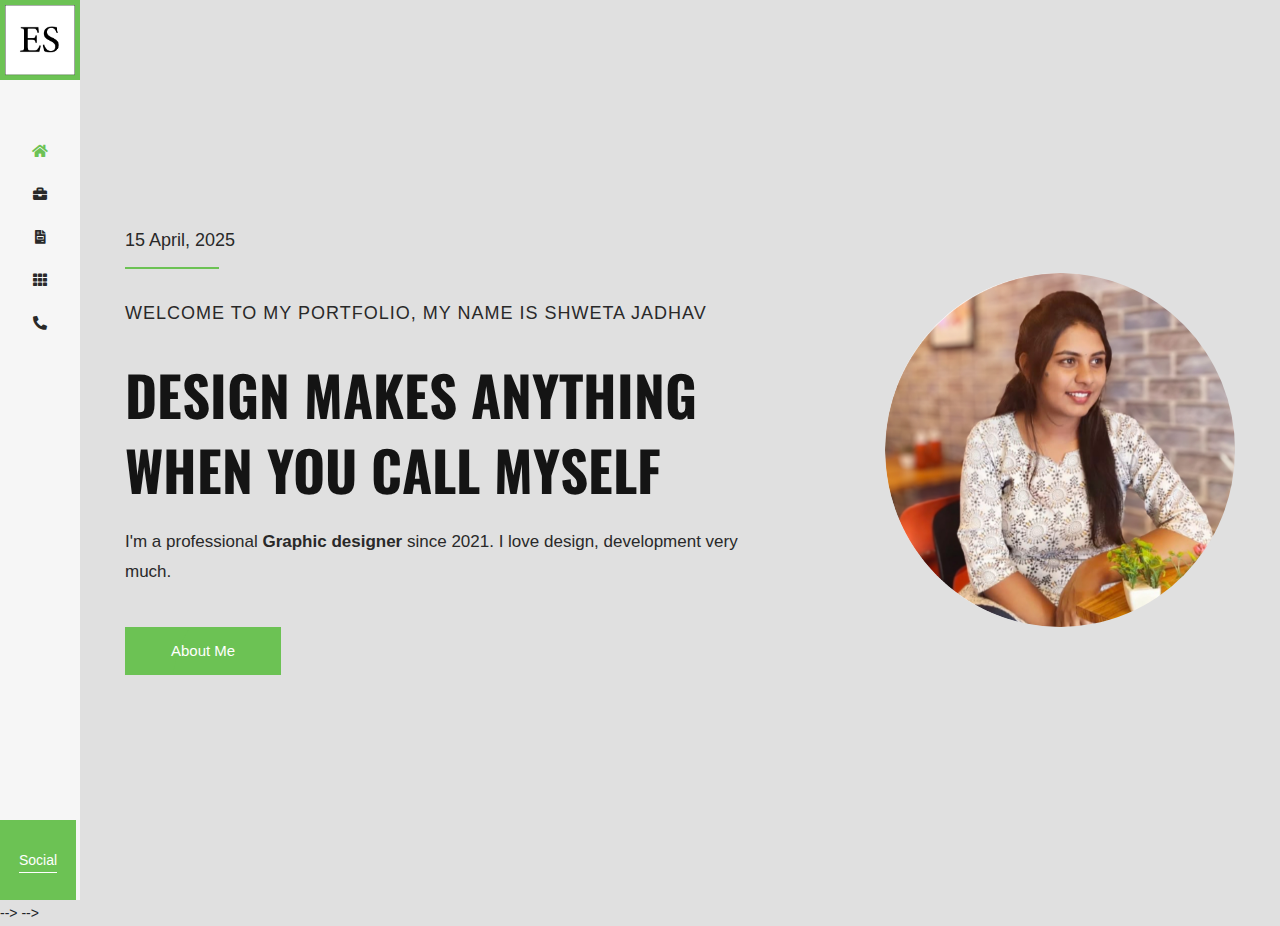
<file: index.html>
<!DOCTYPE html>
<html lang="en">

<head>
    <meta charset="utf-8">
    <meta name="viewport" content="width=device-width, initial-scale=1">
    <title>SJ | Personal Portfolio</title>

    
   
    <!-- Bootstrap -->
    <link rel="stylesheet" href="css/bootstrap.min.css">

    <!-- Font Awesome -->
    <link rel="stylesheet" href="css/fontawesome.min.css">

    <!-- Default -->
    <link rel="stylesheet" href="css/default.css">

    <!-- Style -->
    <link rel="stylesheet" href="css/style.css">

    
</head>

<body>

    <div id="main-wrapper">
        <header>
            <!-- Side Nav Start -->
            <nav class="side-nav">
               
                <div class="container">
                         <!-- Logo Btn Start -->
                         <div class="logo-btn">
                            <!-- Logo Start -->
                            <div class="logo">
                                <a href="index.html"><img src="img/logo/logo2.png" alt="Logo"></a>
                            </div>
                            <!-- Logo End -->
                            <!-- Manu Btn Start -->
                            <button class="manu-btn">
                                <span></span>
                                <span></span>
                                <span></span>
                            </button>
                            <!-- Manu Btn End -->
                        </div>
                        <!-- Logo Btn End -->
                    <!-- Main Manu Start -->
                    <div class="main-manu">
                        <div class="overlay"></div>
                        <ul>
                            <li>
                                <a href="index.html" class="active"><i class="fas fa-home"></i>
                                    <span>Home</span>
                                </a>
                            </li>
                            <li>
                                <a href="portfolio.html"><i class="fas fa-briefcase"></i>
                                    <span>Portfolio</span>
                                </a>
                            </li>
                            <li>
                                <a href="about.html"><i class="fas fa-file-invoice"></i>
                                    <span>About</span>
                                </a>
                            </li>
                        
                            <li>
                                <a href="services.html"><i class="fas fa-th"></i>
                                    <span>Services</span>
                                </a>
                            </li>
                        
                            <li>
                                <a href="contact.html"><i class="fas fa-phone-alt"></i>
                                    <span>Contact</span>
                                </a>
                            </li>
                        </ul>
                    </div>
                    <!-- Main Manu End -->
                    <!-- Social Item Start -->
                    <div class="social-item">
                        <span class="social-title">Social</span>
                        <ul>
                            <li><a href="https://www.linkedin.com/in/esmael-elsaiad-850563208/"><i class="fab fa-linkedin-in"></i></a></li>
                            <li><a href="#"><i class="fab fa-pinterest-p"></i></a></li>
                            <li><a href="#"><i class="fab fa-twitter"></i></a></li>
                            <li><a href="https://www.facebook.com/esmael.elsayad.7"><i class="fab fa-facebook-f"></i></a></li>
                        </ul>
                    </div>
                    <!-- Social Item End -->
                </div>
            </nav>
            <!-- Side Nav End -->
        </header>
        <main>
            <!-- Banner Start -->
            <section class="banner">
                <div class="container">
                    <div class="row">
                        <div class="col-lg-7 order-last order-lg-first">
                            <div class="banner-text">
                                <h6><span class="dash">15 April, 2025</span></h6>
                                <h6 class="space-caps">Welcome to My Portfolio, My Name is Shweta Jadhav</h6>
                                <h2>Design makes anything When you call myself</h2>
                                <p class="des-text">I'm a professional <b>Graphic designer</b> since 2021. I love design, development very much.
                                </p>
                                <a href="about.html" class="btn-anime">About me</a>
                            </div>
                        </div>
                        <div class="col-lg-4 order-first order-lg-last offset-lg-1">
                            <div class="banner-profile">
                                <img src="img/home/shweta-about-image.png" alt="Profile Img ">
                            </div>
                        </div>
                    </div>
                </div>
            </section>
            <!-- Banner End -->
        </main>
    </div>




    <!-- jQuery   -->
    <script src="js/vendor/jquery-3.5.1.min.js"></script>   -->

    <!-- Bootstrap -->
    <script src="js/vendor/bootstrap.min.js"></script>    -->

    <!-- Popper -->
    <script src="js/vendor/popper.min.js"></script>

</body>


</html>
</file>
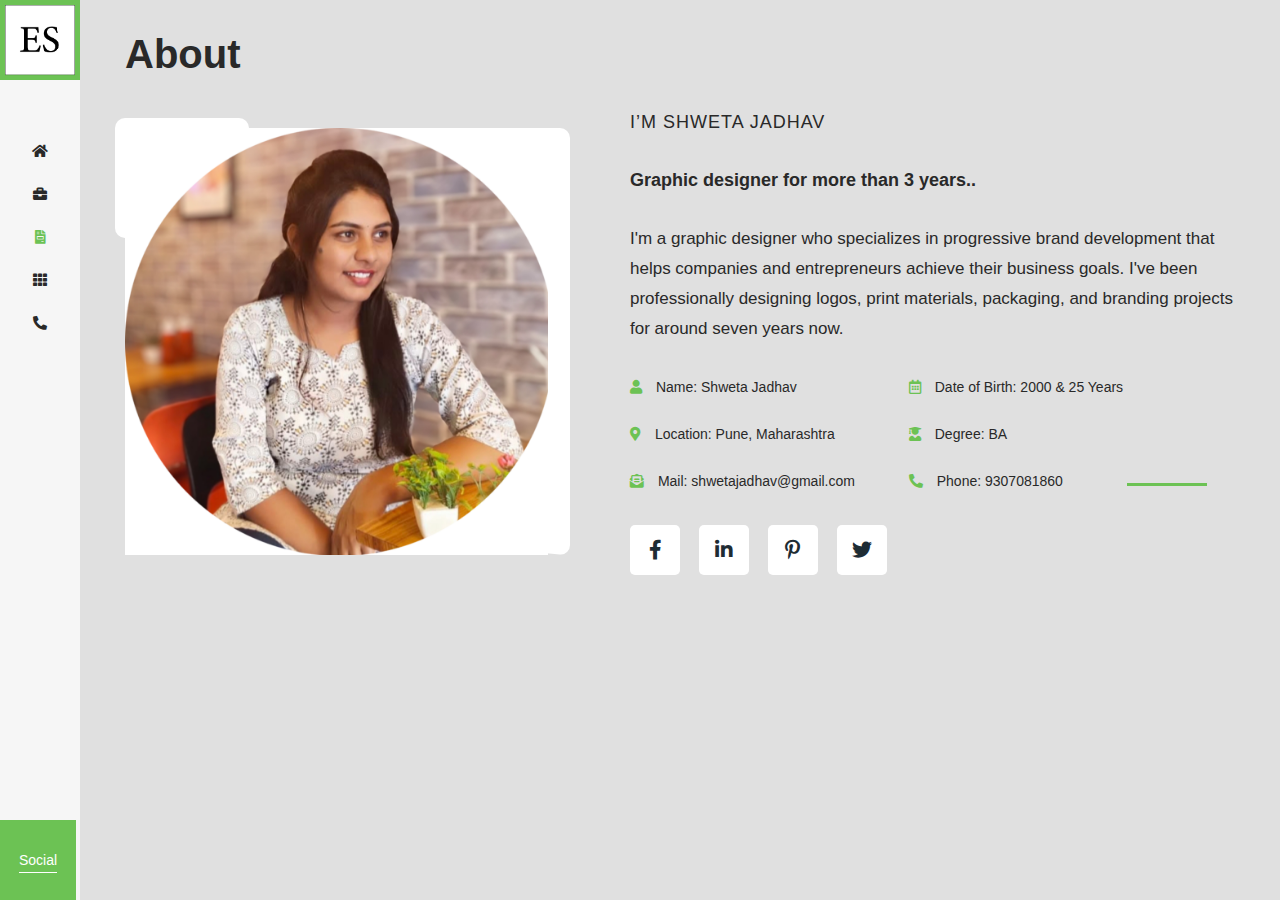
<file: about.html>
<!DOCTYPE html>
<html lang="en">


<head>
    <meta charset="utf-8">
    <meta name="viewport" content="width=device-width, initial-scale=1">

    <title>ES | Personal Portfolio</title>


    <!-- Bootstrap -->
    <link rel="stylesheet" href="css/bootstrap.min.css">

    <!-- Font Awesome -->
    <link rel="stylesheet" href="css/fontawesome.min.css">

    <!-- Default -->
    <link rel="stylesheet" href="css/default.css">

    <!-- Style -->
    <link rel="stylesheet" href="css/style.css">

</head>

<body>

    <div id="main-wrapper">
        <header>
            <!-- Side Nav Start -->
            <nav class="side-nav">
                <div class="container">
                    <!-- Logo Btn Start -->
                    <div class="logo-btn">
                        <!-- Logo Start -->
                        <div class="logo">
                            <a href="index.html"><img src="img/logo/logo2.png" alt="Logo"></a>
                        </div>
                        <!-- Logo End -->
                        <!-- Manu Btn Start -->
                        <button class="manu-btn">
                            <span></span>
                            <span></span>
                            <span></span>
                        </button>
                        <!-- Manu Btn End -->
                    </div>
                    <!-- Logo Btn End -->
                    <!-- Main Manu Start -->
                    <div class="main-manu">
                        <div class="overlay"></div>
                        <ul>
                            <li>
                                <a href="index.html"><i class="fas fa-home"></i>
                                    <span>Home</span>
                                </a>
                            </li>
                            <li>
                                <a href="portfolio.html"><i class="fas fa-briefcase"></i>
                                    <span>Portfolio</span>
                                </a>
                            </li>
                            <li>
                                <a href="about.html" class="active"><i class="fas fa-file-invoice"></i>
                                    <span>About</span>
                                </a>
                            </li>
                            <li>
                                <a href="services.html"><i class="fas fa-th"></i>
                                    <span>Services</span>
                                </a>
                            </li>
                            <li>
                                <a href="contact.html"><i class="fas fa-phone-alt"></i>
                                    <span>Contact</span>
                                </a>
                            </li>
                        </ul>
                    </div>
                    <!-- Main Manu End -->
                    <!-- Social Item Start -->
                    <div class="social-item">
                        <span class="social-title">Social</span>
                        <ul>
                            <li><a href="#"><i class="fab fa-linkedin-in"></i></a></li>
                            <li><a href="#"><i class="fab fa-pinterest-p"></i></a></li>
                            <li><a href="#"><i class="fab fa-twitter"></i></a></li>
                            <li><a href="#"><i class="fab fa-facebook-f"></i></a></li>
                        </ul>
                    </div>
                    <!-- Social Item End -->
                </div>
            </nav>
            <!-- Side Nav End -->
        </header>
        <main>
            <!-- About Start -->
            <section class="about">
                <div class="container">
                    <div class="title">
                        <h2>About</h2>
                    </div>
                    <div class="row align-items-center">
                        <div class="col-lg-5">
                            <!-- About Profile Start -->
                            <div class="about-profile">
                                <img src="img/home/shweta-about-image.png" alt="about-profile">
                            </div>
                            <!-- About Profile End -->
                        </div>
                        <div class="col-lg-7">
                            <!-- About Text Start -->
                            <div class="about-text">
                                <h6 class="space-caps">I’m Shweta Jadhav</h6>
                                <h6><strong>Graphic designer for more than 3 years..</strong></h6>
                                <p class="des-text">I'm a graphic designer who specializes in progressive brand
                                    development that helps companies and entrepreneurs achieve their business goals.
                                    I've been professionally designing logos, print materials, packaging, and branding
                                    projects for around seven years now.</p>
                                <!-- About Info Start -->
                                <div class="about-info">
                                    <ul>
                                        <li>
                                            <i class="fas fa-user"></i>
                                            <p>Name: Shweta Jadhav</p>
                                        </li>
                                        <li>
                                            <i class="fas fa-map-marker-alt"></i>
                                            <p>Location: Pune, Maharashtra</p>
                                        </li>
                                        <li>
                                            <i class="fas fa-envelope-open-text"></i>
                                            <p>Mail: shwetajadhav@gmail.com</p>
                                        </li>
                                    </ul>
                                    <ul>
                                        <li>
                                            <i class="far fa-calendar-alt"></i>
                                            <p>Date of Birth: 2000 & 25 Years</p>
                                        </li>
                                        <li>
                                            <i class="fas fa-user-graduate"></i>
                                            <p>Degree: BA</p>
                                        </li>
                                        <li>
                                            <i class="fas fa-phone-alt"></i>
                                            <p>Phone: 9307081860</p>
                                        </li>
                                    </ul>
                                    <span class="bash"></span>
                                </div>
                                <!-- About Info End -->
                                <!-- About Social Start -->
                                <div class="about-social">
                                    <ul>
                                        <li><a href="https://www.facebook.com/"><i
                                                    class="fab fa-facebook-f"></i></a></li>
                                        <li><a href="#"><i class="fab fa-linkedin-in"></i></a></li>
                                        <li><a href="#"><i class="fab fa-pinterest-p"></i></a></li>
                                        <li><a href="#"><i class="fab fa-twitter"></i></a></li>
                                    </ul>
                                </div>
                                <!-- About Social End -->
                            </div>
                        </div>
                    </div>
                </div>
            </section>
            <!-- About End -->
        </main>
    </div>

    <!-- jQuery -->
    <script src="js/vendor/jquery-3.5.1.min.js"></script>

    <!-- Bootstrap -->
    <script src="js/vendor/bootstrap.min.js"></script>

    <!-- Popper -->
    <script src="js/vendor/popper.min.js"></script>

    
</body>


</html>
</file>
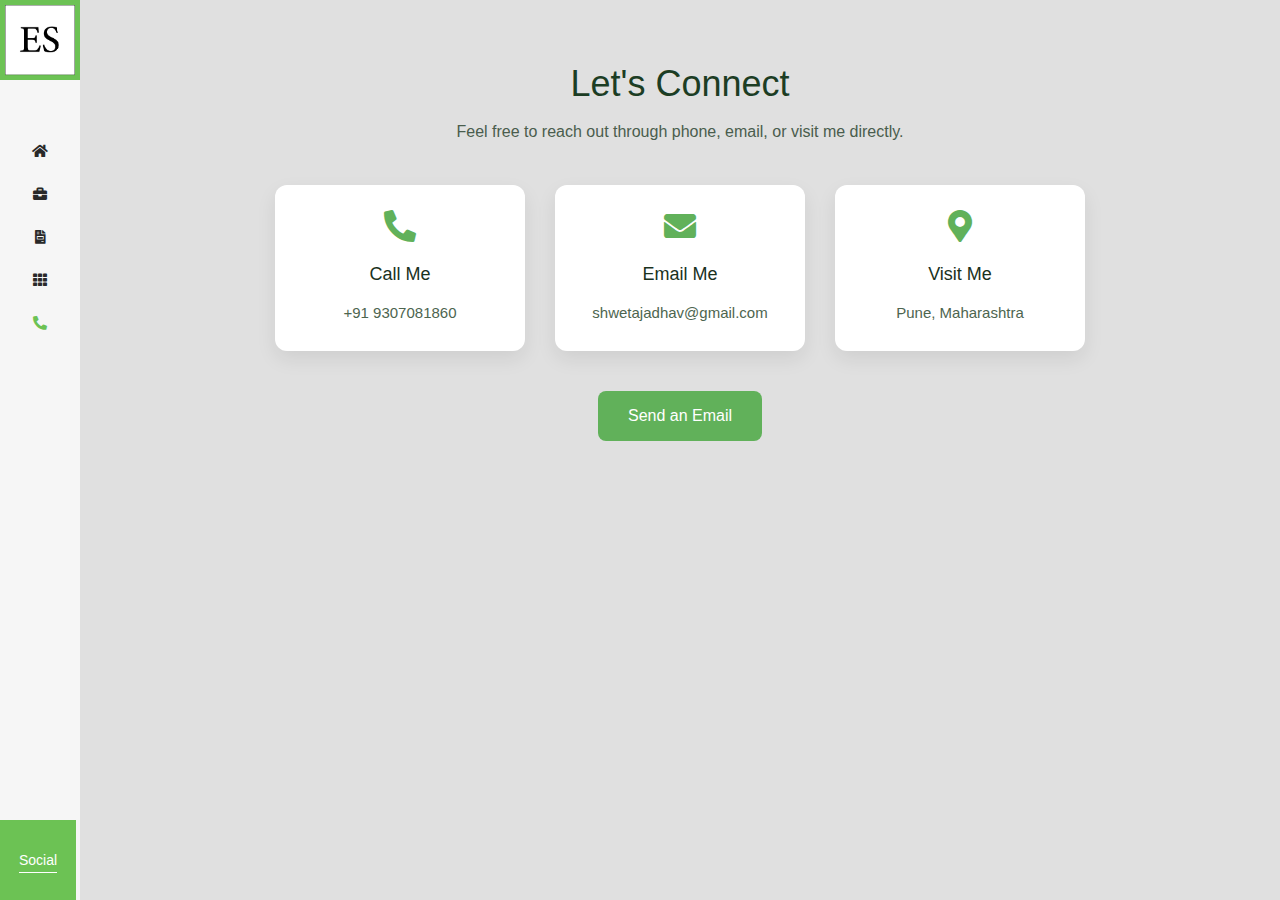
<file: contact.html>
<!DOCTYPE html>
<html lang="en">


<head>
    <meta charset="utf-8">
    <meta name="viewport" content="width=device-width, initial-scale=1">
    <title>ES | Personal Portfolio</title>


    <!-- Bootstrap -->
    <link rel="stylesheet" href="css/bootstrap.min.css">

    <!-- Font Awesome -->
    <link rel="stylesheet" href="css/fontawesome.min.css">

    <!-- Default -->
    <link rel="stylesheet" href="css/default.css">

    <!-- Style -->
    <link rel="stylesheet" href="css/style.css">

   
</head>

<body>

    <div id="main-wrapper">
        <header>
            <!-- Side Nav Start -->
            <nav class="side-nav">
                <div class="container">
                    <!-- Logo Btn Start -->
                    <div class="logo-btn">
                        <!-- Logo Start -->
                        <div class="logo">
                            <a href="index.html"><img src="img/logo/logo2.png" alt="Logo"></a>
                        </div>
                        <!-- Logo End -->
                        <!-- Manu Btn Start -->
                        <button class="manu-btn">
                            <span></span>
                            <span></span>
                            <span></span>
                        </button>
                        <!-- Manu Btn End -->
                    </div>
                    <!-- Logo Btn End -->
                    <!-- Main Manu Start -->
                    <div class="main-manu">
                        <div class="overlay"></div>
                        <ul>
                            <li>
                                <a href="index.html"><i class="fas fa-home"></i>
                                    <span>Home</span>
                                </a>
                            </li>
                            <li>
                                <a href="portfolio.html"><i class="fas fa-briefcase"></i>
                                    <span>Portfolio</span>
                                </a>
                            </li>
                            <li>
                                <a href="about.html"><i class="fas fa-file-invoice"></i>
                                    <span>About</span>
                                </a>
                            </li>
                            
                            <li>
                                <a href="services.html"><i class="fas fa-th"></i>
                                    <span>Services</span>
                                </a>
                            </li>
                            <li>
                                <a href="contact.html" class="active"><i class="fas fa-phone-alt"></i>
                                    <span>Contact</span>
                                </a>
                            </li>
                        </ul>
                    </div>
                    <!-- Main Manu End -->
                    <!-- Social Item Start -->
                    <div class="social-item">
                        <span class="social-title">Social</span>
                        <ul>
                            <li><a href="#"><i class="fab fa-linkedin-in"></i></a></li>
                            <li><a href="#"><i class="fab fa-pinterest-p"></i></a></li>
                            <li><a href="#"><i class="fab fa-twitter"></i></a></li>
                            <li><a href="#"><i class="fab fa-facebook-f"></i></a></li>
                        </ul>
                    </div>
                    <!-- Social Item End -->
                </div>
            </nav>
            <!-- Side Nav End -->
        </header>
        <main>
            <!-- Contact Section Start -->
<section class="contact-section" id="contact">
    <div class="container">
      <div class="contact-header">
        <h2>Let's Connect</h2>
        <p>Feel free to reach out through phone, email, or visit me directly.</p>
      </div>
      <div class="contact-cards">
        <div class="contact-card">
          <i class="fas fa-phone-alt"></i>
          <h4>Call Me</h4>
          <p>+91 9307081860</p>
        </div>
        <div class="contact-card">
          <i class="fas fa-envelope"></i>
          <h4>Email Me</h4>
          <p>shwetajadhav@gmail.com</p>
        </div>
        <div class="contact-card">
          <i class="fas fa-map-marker-alt"></i>
          <h4>Visit Me</h4>
          <p>Pune, Maharashtra</p>
        </div>
      </div>
      <div class="cta-box">
        <a href="mailto:muzaxwebdev@gmail.com" class="btn-cta">Send an Email</a>
      </div>
    </div>
  </section>
  <!-- Contact Section End -->
  
        </main>
    </div>

    <!-- jQuery -->
    <script src="js/vendor/jquery-3.5.1.min.js"></script>

    <!-- Bootstrap -->
    <script src="js/vendor/bootstrap.min.js"></script>

    <!-- Popper -->
    <script src="js/vendor/popper.min.js"></script>

    
</body>


</html>
</file>
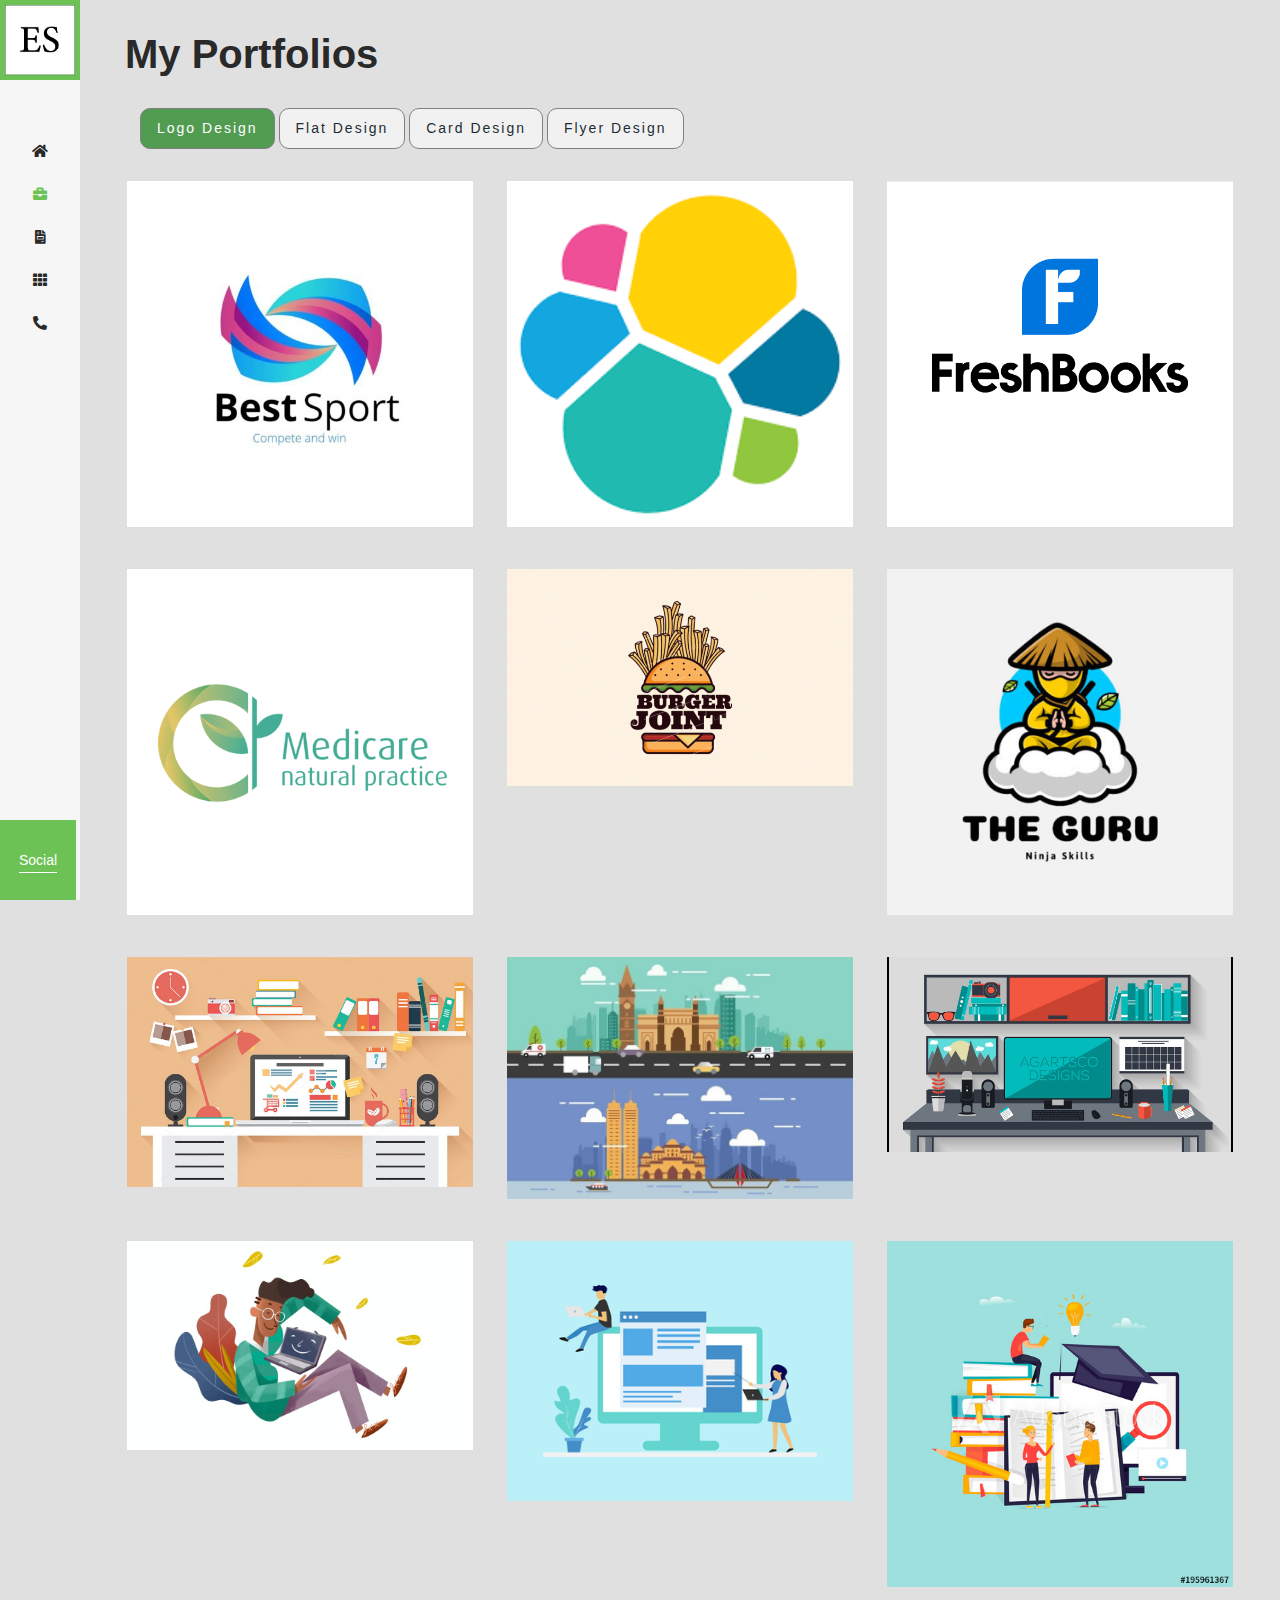
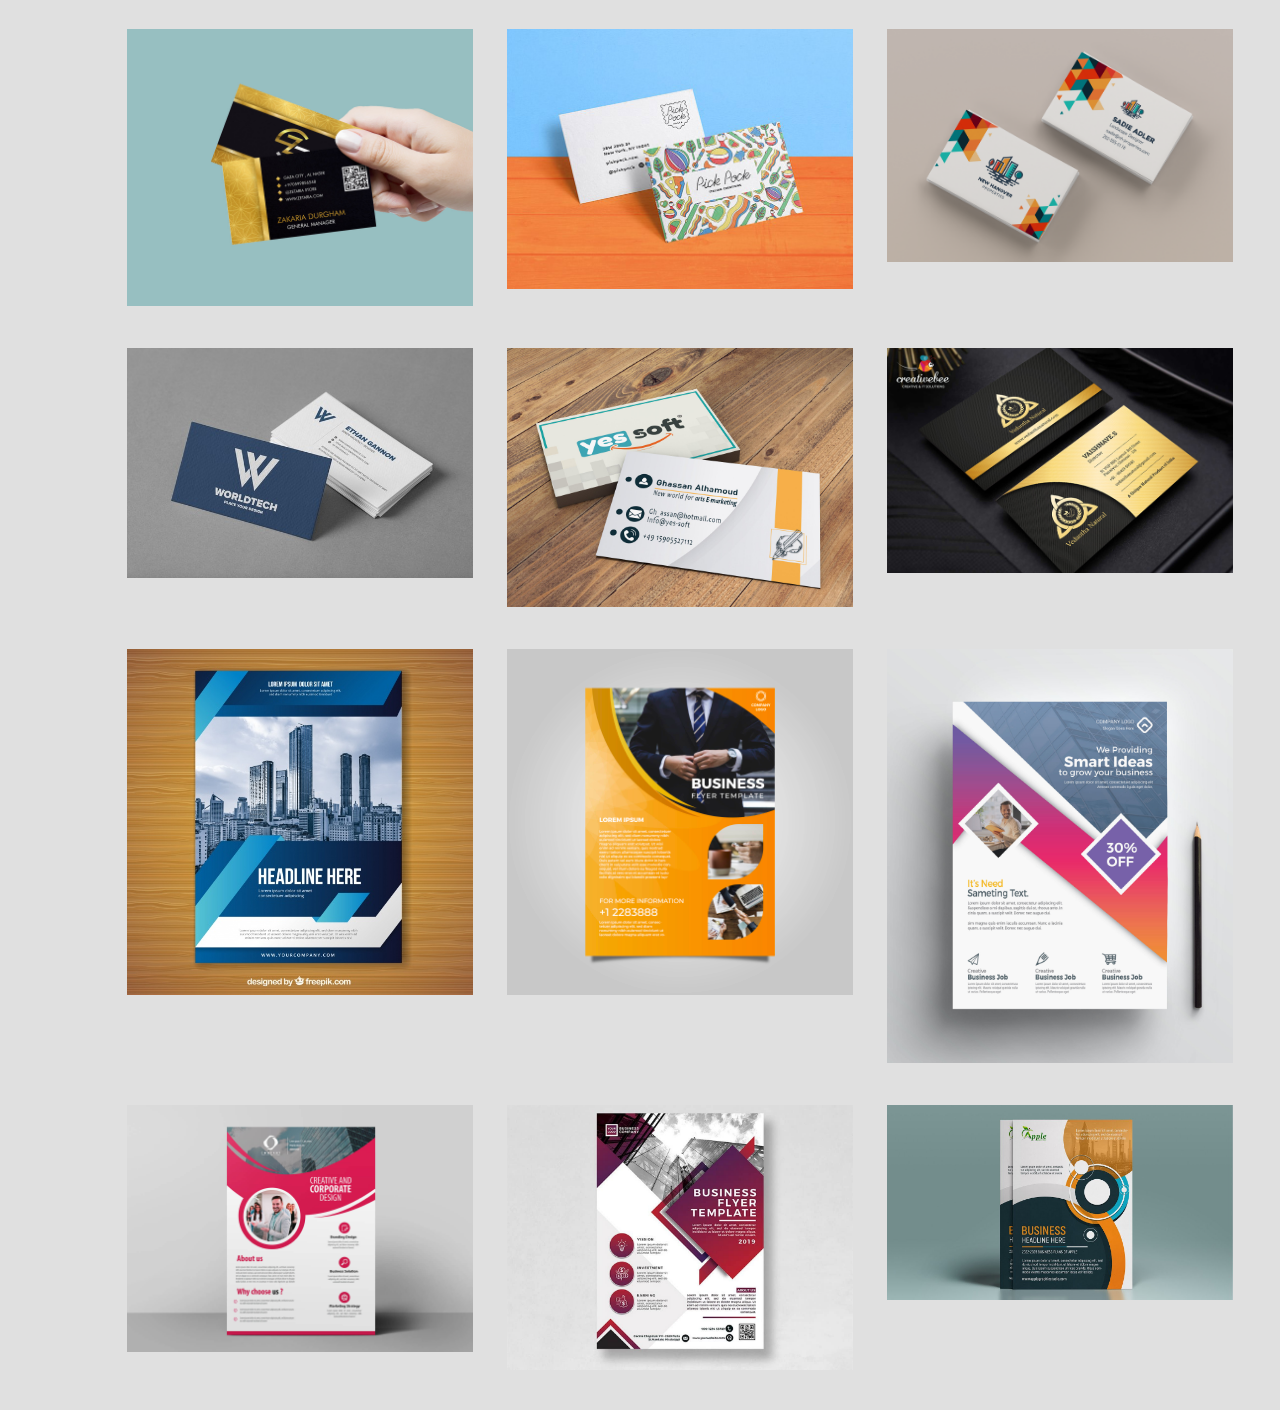
<file: portfolio.html>
<!DOCTYPE html>
<html lang="en">


<head>
    <meta charset="utf-8">
    <meta name="viewport" content="width=device-width, initial-scale=1">
    <title>ES | Personal Portfolio</title>

    <!-- Bootstrap -->
    <link rel="stylesheet" href="css/bootstrap.min.css">

    <!-- Font Awesome -->
    <link rel="stylesheet" href="css/fontawesome.min.css">

    <!-- portfolio -->
    <link rel="stylesheet" href="css/portfolioPage.css">

    <!-- Default -->
    <link rel="stylesheet" href="css/default.css">

    <!-- Style -->
    <link rel="stylesheet" href="css/style.css">

</head>

<body>

    <div id="main-wrapper">
        <header>
            <!-- Side Nav Start -->
            <nav class="side-nav">
                <div class="container">
                    <!-- Logo Btn Start -->
                    <div class="logo-btn">
                        <!-- Logo Start -->
                        <div class="logo">
                            <a href="index.html"><img src="img/logo/logo2.png" alt="Logo"></a>
                        </div>
                        <!-- Logo End -->
                        <!-- Manu Btn Start -->
                        <button class="manu-btn">
                            <span></span>
                            <span></span>
                            <span></span>
                        </button>
                        <!-- Manu Btn End -->
                    </div>
                    <!-- Logo Btn End -->
                    <!-- Main Manu Start -->
                    <div class="main-manu">
                        <div class="overlay"></div>
                        <ul>
                            <li>
                                <a href="index.html"><i class="fas fa-home"></i>
                                    <span>Home</span>
                                </a>
                            </li>
                            <li>
                                <a href="portfolio.html" class="active"><i class="fas fa-briefcase"></i>
                                    <span>Portfolio</span>
                                </a>
                            </li>
                            <li>
                                <a href="about.html"><i class="fas fa-file-invoice"></i>
                                    <span>About</span>
                                </a>
                            </li>
                            
                            <li>
                                <a href="services.html"><i class="fas fa-th"></i>
                                    <span>Services</span>
                                </a>
                            </li>
                            <li>
                                <a href="contact.html"><i class="fas fa-phone-alt"></i>
                                    <span>Contact</span>
                                </a>
                            </li>
                        </ul>
                    </div>
                    <!-- Main Manu End -->
                    <!-- Social Item Start -->
                    <div class="social-item">
                        <span class="social-title">Social</span>
                        <ul>
                            <li><a href="#"><i class="fab fa-linkedin-in"></i></a></li>
                            <li><a href="#"><i class="fab fa-pinterest-p"></i></a></li>
                            <li><a href="#"><i class="fab fa-twitter"></i></a></li>
                            <li><a href="#"><i class="fab fa-facebook-f"></i></a></li>
                        </ul>
                    </div>
                    <!-- Social Item End -->
                </div>
            </nav>
            <!-- Side Nav End -->
        </header>
        <main>
            <!-- Portfolio Start -->
            <section class="portfolio">
                <div class="container">
                    <div class="title">
                        <h2>My Portfolios</h2>
                    </div>
                    <!-- Portfolio Demo Btn Start --
                    <div class="portfolio-demo-btn">
                        <button data-filter=".logo-designs" class="active">Logo Designs</button>
                        <button data-filter=".flat-designs">Flat Designs</button>
                        <button data-filter=".card-designs">Card Designs</button>
                        <button data-filter=".flyers-designs">Flyers Designs</button>

                    </div>
                    <!-- Portfolio Demo Btn End -->
                    <!-- Portfolio Demo Start -->


                    <div class="container">
                        <div class="filter-area ">
                    
                          <div id=" BtnContainer">
                            <button class="btn-filter active" onclick="filterSelection('logo-designs')"> Logo Design</button>
                            <button class="btn-filter" onclick="filterSelection('flat-designs')"> Flat Design</button>
                            <button class="btn-filter" onclick="filterSelection('card-designs')"> Card Design</button>
                            <button class="btn-filter" onclick="filterSelection('flyers-designs')"> Flyer Design</button>

                          </div>
                    
                        </div>
                    
                      </div>




                    <div class="row portfolio-demo">
                        <!-- Portfolio Item Start -->
                        <div class="col-sm-6 col-lg-4 portfolio-item filterDiv logo-designs">
                            <a class="venobox" data-gall="gallery01" href="img/portfolio/img-1.png">
                                <img src="img/portfolio/logo1.jpg" alt="portfolio-img">
                            </a>
                        </div>
                        <!-- Portfolio Item End -->
                        
                        <!-- Portfolio Item Start -->
                        <div class="col-sm-6 col-lg-4 portfolio-item filterDiv logo-designs">
                            <a class="venobox " data-gall="gallery01" href="img/portfolio/img-3.png">
                                <img src="img/portfolio/logo3.png" alt="portfolio-img">
                            </a>
                        </div>
                        <!-- Portfolio Item End -->
                        <!-- Portfolio Item Start -->
                        <div class="col-sm-6 col-lg-4 portfolio-item filterDiv logo-designs">
                            <a class="venobox " data-gall="gallery01" href="img/portfolio/img-4.png">
                                <img src="img/portfolio/logo4.png" alt="portfolio-img">
                            </a>
                        </div>
                        <!-- Portfolio Item End -->
                        <!-- Portfolio Item Start -->
                        <div class="col-sm-6 col-lg-4 portfolio-item mobile-app filterDiv logo-designs">
                            <a class="venobox " data-gall="gallery01" href="img/portfolio/img-5.png">
                                <img src="img/portfolio/logo5.png" alt="portfolio-img">
                            </a>
                        </div>
                        <!-- Portfolio Item End -->
                        <!-- Portfolio Item Start -->
                        <div class="col-sm-6 col-lg-4 portfolio-item filterDiv logo-designs">
                            <a class="venobox " data-gall="gallery01" href="img/portfolio/img-6.png">
                                <img src="img/portfolio/logo6.png" alt="portfolio-img">
                            </a>
                        </div>
                        <!-- Portfolio Item End -->

                        <!-- Portfolio Item Start -->
                        <div class="col-sm-6 col-lg-4 portfolio-item filterDiv logo-designs">
                            <a class="venobox " data-gall="gallery01" href="img/portfolio/img-6.png">
                                <img src="img/portfolio/logo7.jpg" alt="portfolio-img">
                            </a>
                        </div>
                        <!-- Portfolio Item End -->
                        <!-- Portfolio Item Start -->
                        <div class="col-sm-6 col-lg-4 portfolio-item filterDiv flat-designs">
                            <a class="venobox " data-gall="gallery01" href="img/portfolio/img-6.png">
                                <img src="img/portfolio/flatdesign1.jpg" alt="portfolio-img">
                            </a>
                        </div>
                        <!-- Portfolio Item End -->
                        <!-- Portfolio Item Start -->
                        <div class="col-sm-6 col-lg-4 portfolio-item filterDiv flat-designs">
                            <a class="venobox " data-gall="gallery01" href="img/portfolio/img-6.png">
                                <img src="img/portfolio/flatdesign2.jpg" alt="portfolio-img">
                            </a>
                        </div>
                        <!-- Portfolio Item End -->
                        <!-- Portfolio Item Start -->
                        <div class="col-sm-6 col-lg-4 portfolio-item filterDiv flat-designs">
                            <a class="venobox " data-gall="gallery01" href="img/portfolio/img-6.png">
                                <img src="img/portfolio/flatdesign3.jpg" alt="portfolio-img">
                            </a>
                        </div>
                        <!-- Portfolio Item End -->
                        <!-- Portfolio Item Start -->
                        <div class="col-sm-6 col-lg-4 portfolio-item filterDiv flat-designs">
                            <a class="venobox " data-gall="gallery01" href="img/portfolio/img-6.png">
                                <img src="img/portfolio/flatdesign4.jpg" alt="portfolio-img">
                            </a>
                        </div>
                        <!-- Portfolio Item End -->
                        <!-- Portfolio Item Start -->
                        <div class="col-sm-6 col-lg-4 portfolio-item filterDiv flat-designs">
                            <a class="venobox " data-gall="gallery01" href="img/portfolio/img-6.png">
                                <img src="img/portfolio/flatdesign5.jpg" alt="portfolio-img">
                            </a>
                        </div>
                        <!-- Portfolio Item End -->
                        <!-- Portfolio Item Start -->
                        <div class="col-sm-6 col-lg-4 portfolio-item filterDiv flat-designs">
                            <a class="venobox " data-gall="gallery01" href="img/portfolio/img-6.png">
                                <img src="img/portfolio/flatdesign6.jpg" alt="portfolio-img">
                            </a>
                        </div>
                        <!-- Portfolio Item End -->
                        <!-- Portfolio Item Start -->
                        <div class="col-sm-6 col-lg-4 portfolio-item filterDiv card-designs">
                            <a class="venobox " data-gall="gallery01" href="img/portfolio/img-6.png">
                                <img src="img/portfolio/c1.jpg" alt="portfolio-img">
                            </a>
                        </div>
                        <!-- Portfolio Item End -->
                            <!-- Portfolio Item Start -->
                            <div class="col-sm-6 col-lg-4 portfolio-item filterDiv card-designs">
                                <a class="venobox " data-gall="gallery01" href="img/portfolio/img-6.png">
                                    <img src="img/portfolio/c2.jpg" alt="portfolio-img">
                                </a>
                            </div>
                            <!-- Portfolio Item End -->
                            <!-- Portfolio Item Start -->
                            <div class="col-sm-6 col-lg-4 portfolio-item filterDiv card-designs">
                                <a class="venobox " data-gall="gallery01" href="img/portfolio/img-6.png">
                                    <img src="img/portfolio/c3.png" alt="portfolio-img">
                                </a>
                            </div>
                            <!-- Portfolio Item End -->
                            <!-- Portfolio Item Start -->
                            <div class="col-sm-6 col-lg-4 portfolio-item filterDiv card-designs">
                                <a class="venobox " data-gall="gallery01" href="img/portfolio/img-6.png">
                                    <img src="img/portfolio/c4.jpg" alt="portfolio-img">
                                </a>
                            </div>
                            <!-- Portfolio Item End -->
                            <!-- Portfolio Item Start -->
                            <div class="col-sm-6 col-lg-4 portfolio-item filterDiv card-designs">
                                <a class="venobox " data-gall="gallery01" href="img/portfolio/img-6.png">
                                    <img src="img/portfolio/c5.jpg" alt="portfolio-img">
                                </a>
                            </div>
                            <!-- Portfolio Item End -->
                            <!-- Portfolio Item Start -->
                            <div class="col-sm-6 col-lg-4 portfolio-item filterDiv card-designs">
                                <a class="venobox " data-gall="gallery01" href="img/portfolio/img-6.png">
                                    <img src="img/portfolio/c6.jpg" alt="portfolio-img">
                                </a>
                            </div>
                            <!-- Portfolio Item End -->
                            
                                <!-- Portfolio Item Start -->
                                <div class="col-sm-6 col-lg-4 portfolio-item filterDiv flyers-designs">
                                    <a class="venobox " data-gall="gallery01" href="img/portfolio/img-6.png">
                                        <img src="img/portfolio/fl2.jpg" alt="portfolio-img">
                                    </a>
                                </div>
                                <!-- Portfolio Item End -->
                                    <!-- Portfolio Item Start -->
                            <div class="col-sm-6 col-lg-4 portfolio-item filterDiv flyers-designs">
                                <a class="venobox " data-gall="gallery01" href="img/portfolio/img-6.png">
                                    <img src="img/portfolio/fl3.jpg" alt="portfolio-img">
                                </a>
                            </div>
                            <!-- Portfolio Item End -->
                                <!-- Portfolio Item Start -->
                                <div class="col-sm-6 col-lg-4 portfolio-item filterDiv flyers-designs">
                                    <a class="venobox " data-gall="gallery01" href="img/portfolio/img-6.png">
                                        <img src="img/portfolio/fl4.jpg" alt="portfolio-img">
                                    </a>
                                </div>
                                <!-- Portfolio Item End -->
                                    <!-- Portfolio Item Start -->
                            <div class="col-sm-6 col-lg-4 portfolio-item filterDiv flyers-designs">
                                <a class="venobox " data-gall="gallery01" href="img/portfolio/img-6.png">
                                    <img src="img/portfolio/fl5.jpg" alt="portfolio-img">
                                </a>
                            </div>
                            <!-- Portfolio Item End -->
                                <!-- Portfolio Item Start -->
                                <div class="col-sm-6 col-lg-4 portfolio-item filterDiv flyers-designs">
                                    <a class="venobox " data-gall="gallery01" href="img/portfolio/img-6.png">
                                        <img src="img/portfolio/fl6.jpg" alt="portfolio-img">
                                    </a>
                                </div>
                                <!-- Portfolio Item End -->
                       <!-- Portfolio Item Start -->
                       <div class="col-sm-6 col-lg-4 portfolio-item filterDiv flyers-designs">
                        <a class="venobox " data-gall="gallery01" href="img/portfolio/img-6.png">
                            <img src="img/portfolio/fl1.jpg" alt="portfolio-img">
                        </a>
                    </div>
                    <!-- Portfolio Item End -->

                                                
                        






                    </div>
                    <!-- Portfolio Demo End -->


                </div>
            </section>
            <!-- Portfolio End -->
        </main>
    </div>

    <!-- jQuery -->
    <script src="js/vendor/jquery-3.5.1.min.js"></script>

    <!-- Bootstrap -->
    <script src="js/vendor/bootstrap.min.js"></script>

    <!-- Popper -->
    <script src="js/vendor/popper.min.js"></script>

    <!-- portfolio js -->
    <script src="js/portfolioPage.js"></script>
</body>


<!-- Mirrored from devchange.net/lico/lico_light/portfolio.html by HTTrack Website Copier/3.x [XR&CO'2014], Sun, 23 May 2021 08:55:01 GMT -->

</html>
</file>
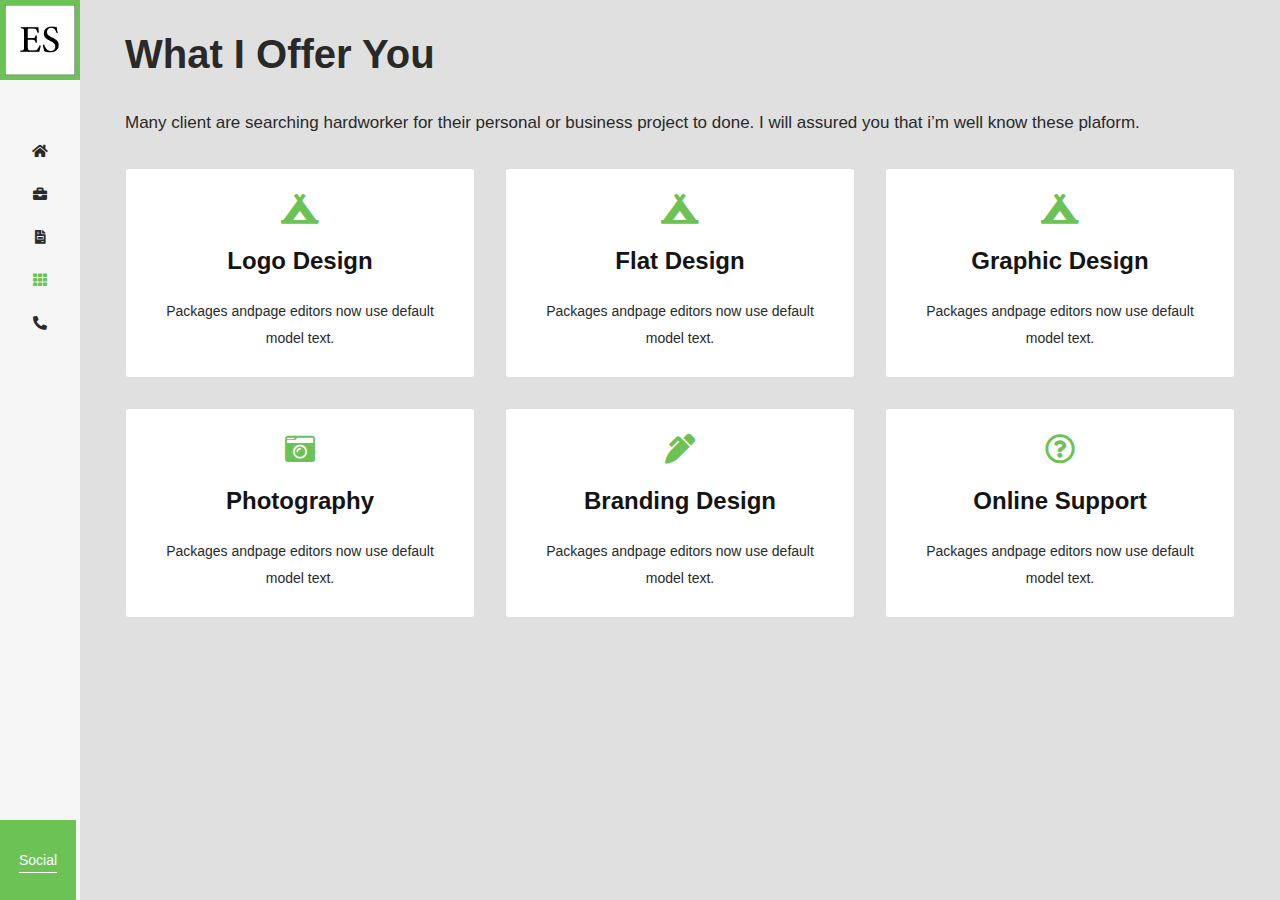
<file: services.html>
<!DOCTYPE html>
<html lang="en">


<head>
    <meta charset="utf-8">
    <meta name="viewport" content="width=device-width, initial-scale=1">
    <title>ES | Personal Portfolio</title>


    <!-- Bootstrap -->
    <link rel="stylesheet" href="css/bootstrap.min.css">

    <!-- Font Awesome -->
    <link rel="stylesheet" href="css/fontawesome.min.css">

    <!-- Default -->
    <link rel="stylesheet" href="css/default.css">

    <!-- Style -->
    <link rel="stylesheet" href="css/style.css">

    
</head>

<body>

    <div id="main-wrapper">
        <header>
            <!-- Side Nav Start -->
            <nav class="side-nav">
                <div class="container">
                    <!-- Logo Btn Start -->
                    <div class="logo-btn">
                        <!-- Logo Start -->
                        <div class="logo">
                            <a href="index.html"><img src="img/logo/logo2.png" alt="Logo"></a>
                        </div>
                        <!-- Logo End -->
                        <!-- Manu Btn Start -->
                        <button class="manu-btn">
                            <span></span>
                            <span></span>
                            <span></span>
                        </button>
                        <!-- Manu Btn End -->
                    </div>
                    <!-- Logo Btn End -->
                    <!-- Main Manu Start -->
                    <div class="main-manu">
                        <div class="overlay"></div>
                        <ul>
                            <li>
                                <a href="index.html"><i class="fas fa-home"></i>
                                    <span>Home</span>
                                </a>
                            </li>
                            <li>
                                <a href="portfolio.html"><i class="fas fa-briefcase"></i>
                                    <span>Portfolio</span>
                                </a>
                            </li>
                            <li>
                                <a href="about.html"><i class="fas fa-file-invoice"></i>
                                    <span>About</span>
                                </a>
                            </li>

                            <li>
                                <a href="services.html" class="active"><i class="fas fa-th"></i>
                                    <span>Services</span>
                                </a>
                            </li>
                            <li>
                                <a href="contact.html"><i class="fas fa-phone-alt"></i>
                                    <span>Contact</span>
                                </a>
                            </li>
                        </ul>
                    </div>
                    <!-- Main Manu End -->
                    <!-- Social Item Start -->
                    <div class="social-item">
                        <span class="social-title">Social</span>
                        <ul>
                            <li><a href="#"><i class="fab fa-linkedin-in"></i></a></li>
                            <li><a href="#"><i class="fab fa-pinterest-p"></i></a></li>
                            <li><a href="#"><i class="fab fa-twitter"></i></a></li>
                            <li><a href="#"><i class="fab fa-facebook-f"></i></a></li>
                        </ul>
                    </div>
                    <!-- Social Item End -->
                </div>
            </nav>
            <!-- Side Nav End -->
        </header>
        <main>

            <!-- Services Start -->
            <section class="services">
                <div class="container">
                    <div class="title">
                        <h2>What I Offer You</h2>
                        <p class="des-text">Many client are searching hardworker for their personal or business project
                            to done. I will assured you that i’m well know these plaform.</p>
                    </div>
                    <div class="row">
                        <div class="col-md-6 col-lg-4">
                            <div class="card">
                                <div class="card-body">
                                    <div class="services-icon">
                                        <i class="fas fa-campground"></i>
                                    </div>
                                    <h4>Logo Design</h4>
                                    <p>Packages andpage editors now use default model text.</p>
                                </div>
                            </div>
                        </div>
                        <div class="col-md-6 col-lg-4">
                            <div class="card">
                                <div class="card-body">
                                    <div class="services-icon">
                                        <i class="fas fa-campground"></i>
                                    </div>
                                    <h4>Flat Design</h4>
                                    <p>Packages andpage editors now use default model text.</p>
                                </div>
                            </div>
                        </div>
                        <div class="col-md-6 col-lg-4">
                            <div class="card">
                                <div class="card-body">
                                    <div class="services-icon">
                                        <i class="fas fa-campground"></i>
                                    </div>
                                    <h4>Graphic Design</h4>
                                    <p>Packages andpage editors now use default model text.</p>
                                </div>
                            </div>
                        </div>
                        <div class="col-md-6 col-lg-4">
                            <div class="card">
                                <div class="card-body">
                                    <div class="services-icon">
                                        <i class="fas fa-camera-retro"></i>
                                    </div>
                                    <h4>Photography</h4>
                                    <p>Packages andpage editors now use default model text.</p>
                                </div>
                            </div>
                        </div>
                        <div class="col-md-6 col-lg-4">
                            <div class="card">
                                <div class="card-body">
                                    <div class="services-icon">
                                        <i class="fas fa-pen-alt"></i>
                                    </div>
                                    <h4>Branding Design</h4>
                                    <p>Packages andpage editors now use default model text.</p>
                                </div>
                            </div>
                        </div>
                        <div class="col-md-6 col-lg-4">
                            <div class="card">
                                <div class="card-body">
                                    <div class="services-icon">
                                        <i class="far fa-question-circle"></i>
                                    </div>
                                    <h4>Online Support</h4>
                                    <p>Packages andpage editors now use default model text.</p>
                                </div>
                            </div>
                        </div>
                    </div>
                </div>
            </section>
            <!-- Services End -->

        </main>
    </div>

    <!-- jQuery -->
    <script src="js/vendor/jquery-3.5.1.min.js"></script>

    <!-- Bootstrap -->
    <script src="js/vendor/bootstrap.min.js"></script>

    <!-- Popper -->
    <script src="js/vendor/popper.min.js"></script>

   
</body>


</html>
</file>
<file: css/default.css>
@charset "utf-8";

/*
Theme Name: HTML5 Template
Theme URI: 
Desing by: Suvro
Developed by: Abdullah Al Numan 
Author: Suvro
Version: 1.0
License: 
Tags: 
*/


/*====================
	 Default
======================*/

html,
body,
div,
span,
applet,
object,
iframe,
h1,
h2,
h3,
h4,
h5,
h6,
p,
blockquote,
pre,
a,
abbr,
acronym,
address,
big,
cite,
code,
del,
dfn,
em,
img,
ins,
kbd,
q,
s,
samp,
small,
strike,
strong,
sub,
sup,
tt,
var,
b,
u,
i,
center,
dl,
dt,
dd,
ol,
ul,
li,
fieldset,
form,
label,
legend,
table,
caption,
tbody,
tfoot,
thead,
tr,
th,
td,
article,
aside,
canvas,
details,
embed,
figure,
figcaption,
footer,
header,
hgroup,
menu,
nav,
output,
ruby,
section,
summary,
time,
mark,
audio,
video {
    margin: 0;
    padding: 0;
    border: 0;
    vertical-align: baseline;
}

article,
aside,
details,
figcaption,
figure,
footer,
header,
hgroup,
menu,
nav,
section {
    display: block;
}

body {
    line-height: 1;
}

ol,
ul {
    list-style: none;
}

blockquote,
q {
    quotes: none;
}

blockquote:before,
blockquote:after,
q:before,
q:after {
    content: '';
    content: none;
}

table {
    border-collapse: collapse;
    border-spacing: 0;
}

ul,
ol {
    margin: 0;
    padding: 0;
}

ul li,
ol li {
    margin: 0;
    padding: 0;
    list-style: none;
}

img {
    vertical-align: middle;
    max-width: 100%;
}

iframe {
    max-width: 100%;
}

del {
    text-decoration: line-through;
}

table {
    width: 100%;
    max-width: 100%;
}

table th {
    vertical-align: top;
    font-size: 16px;
    font-weight: 400;
}

pre {
    display: block;
    word-break: break-all;
    word-wrap: break-word;
}

textarea {
    border-radius: 0;
    font-size: 15px;
    resize: initial;
    letter-spacing: 1.2px !important;
    -webkit-box-sizing: border-box;
    -moz-box-sizing: border-box;
    -ms-box-sizing: border-box;
    box-sizing: border-box;
    line-height: 1.4;
    padding: 10px !important;
    width: 100%;
    border: 1px solid #EEEEEE;
    transition: all 0.4s ease;
}

strong {
    font-weight: 700;
}

blockquote,
q {
    quotes: none;
}

blockquote:before,
blockquote:after,
q:before,
q:after {
    content: '';
    content: none;
}

input[type="text"],
input[type="password"],
input[type="datetime"],
input[type="datetime-local"],
input[type="date"],
input[type="month"],
input[type="time"],
input[type="week"],
input[type="number"],
input[type="email"],
input[type="url"],
input[type="search"],
input[type="tel"],
input[type="color"],
.uneditable-input,
select {
    border-radius: 0;
    font-size: 15px;
    min-width: auto;
    letter-spacing: 1.4px;
    box-sizing: border-box;
    line-height: 1.6;
    height: 40px;
    padding: 10px 14px;
    vertical-align: middle;
    border: 1px solid #EEEEEE;
    transition: all 0.4s ease;
}

textarea:focus,
input[type="text"]:focus,
input[type="password"]:focus,
input[type="datetime"]:focus,
input[type="datetime-local"]:focus,
input[type="date"]:focus,
input[type="month"]:focus,
input[type="time"]:focus,
input[type="week"]:focus,
input[type="number"]:focus,
input[type="email"]:focus,
input[type="url"]:focus,
input[type="search"]:focus,
input[type="tel"]:focus,
input[type="color"]:focus,
.uneditable-input:focus {
    border-color: #CCCCCC;
    background: #EEEEEE;
}

input[type="submit"] {
    padding: 13px 15px;
    height: 40px;
    font-size: 15px;
    font-weight: 500;
    text-decoration: none;
    letter-spacing: 0.5px;
    border: none;
    cursor: pointer;
    transition: all 0.4s ease;
}

input[type="submit"]:hover {
    background: #444444;
}

input[type="button"] {
    cursor: pointer;
    transition: all 0.4s ease;
}

.border-box {
    box-sizing: border-box;
}


/*-- Margin Top --*/

.mt-5 {
    margin-top: 5px;
}

.mt-10 {
    margin-top: 10px;
}

.mt-15 {
    margin-top: 15px;
}

.mt-20 {
    margin-top: 20px;
}

.mt-25 {
    margin-top: 25px;
}

.mt-30 {
    margin-top: 30px;
}

.mt-35 {
    margin-top: 35px;
}

.mt-40 {
    margin-top: 40px;
}

.mt-45 {
    margin-top: 45px;
}

.mt-50 {
    margin-top: 50px;
}

.mt-55 {
    margin-top: 55px;
}

.mt-60 {
    margin-top: 60px;
}

.mt-65 {
    margin-top: 65px;
}

.mt-70 {
    margin-top: 70px;
}

.mt-75 {
    margin-top: 75px;
}

.mt-80 {
    margin-top: 80px;
}

.mt-85 {
    margin-top: 85px;
}

.mt-90 {
    margin-top: 90px;
}

.mt-95 {
    margin-top: 95px;
}

.mt-100 {
    margin-top: 100px;
}

.mt-105 {
    margin-top: 105px;
}

.mt-110 {
    margin-top: 110px;
}

.mt-115 {
    margin-top: 115px;
}

.mt-120 {
    margin-top: 120px;
}

.mt-125 {
    margin-top: 125px;
}

.mt-130 {
    margin-top: 130px;
}

.mt-135 {
    margin-top: 135px;
}

.mt-140 {
    margin-top: 140px;
}

.mt-145 {
    margin-top: 145px;
}

.mt-150 {
    margin-top: 150px;
}

.mt-155 {
    margin-top: 155px;
}

.mt-160 {
    margin-top: 160px;
}

.mt-165 {
    margin-top: 165px;
}

.mt-170 {
    margin-top: 170px;
}

.mt-175 {
    margin-top: 175px;
}

.mt-180 {
    margin-top: 180px;
}

.mt-185 {
    margin-top: 185px;
}

.mt-190 {
    margin-top: 190px;
}

.mt-195 {
    margin-top: 195px;
}

.mt-200 {
    margin-top: 200px;
}


/*-- Margin Bottom --*/

.mb-5 {
    margin-bottom: 5px;
}

.mb-10 {
    margin-bottom: 10px;
}

.mb-15 {
    margin-bottom: 15px;
}

.mb-20 {
    margin-bottom: 20px;
}

.mb-25 {
    margin-bottom: 25px;
}

.mb-30 {
    margin-bottom: 30px;
}

.mb-35 {
    margin-bottom: 35px;
}

.mb-40 {
    margin-bottom: 40px;
}

.mb-45 {
    margin-bottom: 45px;
}

.mb-50 {
    margin-bottom: 50px;
}

.mb-55 {
    margin-bottom: 55px;
}

.mb-60 {
    margin-bottom: 60px;
}

.mb-65 {
    margin-bottom: 65px;
}

.mb-70 {
    margin-bottom: 70px;
}

.mb-75 {
    margin-bottom: 75px;
}

.mb-80 {
    margin-bottom: 80px;
}

.mb-85 {
    margin-bottom: 85px;
}

.mb-90 {
    margin-bottom: 90px;
}

.mb-95 {
    margin-bottom: 95px;
}

.mb-100 {
    margin-bottom: 100px;
}

.mb-105 {
    margin-bottom: 105px;
}

.mb-110 {
    margin-bottom: 110px;
}

.mb-115 {
    margin-bottom: 115px;
}

.mb-120 {
    margin-bottom: 120px;
}

.mb-125 {
    margin-bottom: 125px;
}

.mb-130 {
    margin-bottom: 130px;
}

.mb-135 {
    margin-bottom: 135px;
}

.mb-140 {
    margin-bottom: 140px;
}

.mb-145 {
    margin-bottom: 145px;
}

.mb-150 {
    margin-bottom: 150px;
}

.mb-155 {
    margin-bottom: 155px;
}

.mb-160 {
    margin-bottom: 160px;
}

.mb-165 {
    margin-bottom: 165px;
}

.mb-170 {
    margin-bottom: 170px;
}

.mb-175 {
    margin-bottom: 175px;
}

.mb-180 {
    margin-bottom: 180px;
}

.mb-185 {
    margin-bottom: 185px;
}

.mb-190 {
    margin-bottom: 190px;
}

.mb-195 {
    margin-bottom: 195px;
}

.mb-200 {
    margin-bottom: 200px;
}


/*-- Margin Left --*/

.ml-5 {
    margin-left: 5px;
}

.ml-10 {
    margin-left: 10px;
}

.ml-15 {
    margin-left: 15px;
}

.ml-20 {
    margin-left: 20px;
}

.ml-25 {
    margin-left: 25px;
}

.ml-30 {
    margin-left: 30px;
}

.ml-35 {
    margin-left: 35px;
}

.ml-40 {
    margin-left: 40px;
}

.ml-45 {
    margin-left: 45px;
}

.ml-50 {
    margin-left: 50px;
}

.ml-55 {
    margin-left: 55px;
}

.ml-60 {
    margin-left: 60px;
}

.ml-65 {
    margin-left: 65px;
}

.ml-70 {
    margin-left: 70px;
}

.ml-75 {
    margin-left: 75px;
}

.ml-80 {
    margin-left: 80px;
}

.ml-85 {
    margin-left: 85px;
}

.ml-90 {
    margin-left: 90px;
}

.ml-95 {
    margin-left: 95px;
}

.ml-100 {
    margin-left: 100px;
}

.ml-105 {
    margin-left: 105px;
}

.ml-110 {
    margin-left: 110px;
}

.ml-115 {
    margin-left: 115px;
}

.ml-120 {
    margin-left: 120px;
}

.ml-125 {
    margin-left: 125px;
}

.ml-130 {
    margin-left: 130px;
}

.ml-135 {
    margin-left: 135px;
}

.ml-140 {
    margin-left: 140px;
}

.ml-145 {
    margin-left: 145px;
}

.ml-150 {
    margin-left: 150px;
}

.ml-155 {
    margin-left: 155px;
}

.ml-160 {
    margin-left: 160px;
}

.ml-165 {
    margin-left: 165px;
}

.ml-170 {
    margin-left: 170px;
}

.ml-175 {
    margin-left: 175px;
}

.ml-180 {
    margin-left: 180px;
}

.ml-185 {
    margin-left: 185px;
}

.ml-190 {
    margin-left: 190px;
}

.ml-195 {
    margin-left: 195px;
}

.ml-200 {
    margin-left: 200px;
}


/*-- Margin Right --*/

.mr-5 {
    margin-right: 5px;
}

.mr-10 {
    margin-right: 10px;
}

.mr-15 {
    margin-right: 15px;
}

.mr-20 {
    margin-right: 20px;
}

.mr-25 {
    margin-right: 25px;
}

.mr-30 {
    margin-right: 30px;
}

.mr-35 {
    margin-right: 35px;
}

.mr-40 {
    margin-right: 40px;
}

.mr-45 {
    margin-right: 45px;
}

.mr-50 {
    margin-right: 50px;
}

.mr-55 {
    margin-right: 55px;
}

.mr-60 {
    margin-right: 60px;
}

.mr-65 {
    margin-right: 65px;
}

.mr-70 {
    margin-right: 70px;
}

.mr-75 {
    margin-right: 75px;
}

.mr-80 {
    margin-right: 80px;
}

.mr-85 {
    margin-right: 85px;
}

.mr-90 {
    margin-right: 90px;
}

.mr-95 {
    margin-right: 95px;
}

.mr-100 {
    margin-right: 100px;
}

.mr-105 {
    margin-right: 105px;
}

.mr-110 {
    margin-right: 110px;
}

.mr-115 {
    margin-right: 115px;
}

.mr-120 {
    margin-right: 120px;
}

.mr-125 {
    margin-right: 125px;
}

.mr-130 {
    margin-right: 130px;
}

.mr-135 {
    margin-right: 135px;
}

.mr-140 {
    margin-right: 140px;
}

.mr-145 {
    margin-right: 145px;
}

.mr-150 {
    margin-right: 150px;
}

.mr-155 {
    margin-right: 155px;
}

.mr-160 {
    margin-right: 160px;
}

.mr-165 {
    margin-right: 165px;
}

.mr-170 {
    margin-right: 170px;
}

.mr-175 {
    margin-right: 175px;
}

.mr-180 {
    margin-right: 180px;
}

.mr-185 {
    margin-right: 185px;
}

.mr-190 {
    margin-right: 190px;
}

.mr-195 {
    margin-right: 195px;
}

.mr-200 {
    margin-right: 200px;
}


/*-- Padding Top --*/

.pt-5 {
    padding-top: 5px;
}

.pt-10 {
    padding-top: 10px;
}

.pt-15 {
    padding-top: 15px;
}

.pt-20 {
    padding-top: 20px;
}

.pt-25 {
    padding-top: 25px;
}

.pt-30 {
    padding-top: 30px;
}

.pt-35 {
    padding-top: 35px;
}

.pt-40 {
    padding-top: 40px;
}

.pt-45 {
    padding-top: 45px;
}

.pt-50 {
    padding-top: 50px;
}

.pt-55 {
    padding-top: 55px;
}

.pt-60 {
    padding-top: 60px;
}

.pt-65 {
    padding-top: 65px;
}

.pt-70 {
    padding-top: 70px;
}

.pt-75 {
    padding-top: 75px;
}

.pt-80 {
    padding-top: 80px;
}

.pt-85 {
    padding-top: 85px;
}

.pt-90 {
    padding-top: 90px;
}

.pt-95 {
    padding-top: 95px;
}

.pt-100 {
    padding-top: 100px;
}

.pt-105 {
    padding-top: 105px;
}

.pt-110 {
    padding-top: 110px;
}

.pt-115 {
    padding-top: 115px;
}

.pt-120 {
    padding-top: 120px;
}

.pt-125 {
    padding-top: 125px;
}

.pt-130 {
    padding-top: 130px;
}

.pt-135 {
    padding-top: 135px;
}

.pt-140 {
    padding-top: 140px;
}

.pt-145 {
    padding-top: 145px;
}

.pt-150 {
    padding-top: 150px;
}

.pt-155 {
    padding-top: 155px;
}

.pt-160 {
    padding-top: 160px;
}

.pt-165 {
    padding-top: 165px;
}

.pt-170 {
    padding-top: 170px;
}

.pt-175 {
    padding-top: 175px;
}

.pt-180 {
    padding-top: 180px;
}

.pt-185 {
    padding-top: 185px;
}

.pt-190 {
    padding-top: 190px;
}

.pt-195 {
    padding-top: 195px;
}

.pt-200 {
    padding-top: 200px;
}


/*-- Padding Bottom --*/

.pb-5 {
    padding-bottom: 5px;
}

.pb-10 {
    padding-bottom: 10px;
}

.pb-15 {
    padding-bottom: 15px;
}

.pb-20 {
    padding-bottom: 20px;
}

.pb-25 {
    padding-bottom: 25px;
}

.pb-30 {
    padding-bottom: 30px;
}

.pb-35 {
    padding-bottom: 35px;
}

.pb-40 {
    padding-bottom: 40px;
}

.pb-45 {
    padding-bottom: 45px;
}

.pb-50 {
    padding-bottom: 50px;
}

.pb-55 {
    padding-bottom: 55px;
}

.pb-60 {
    padding-bottom: 60px;
}

.pb-65 {
    padding-bottom: 65px;
}

.pb-70 {
    padding-bottom: 70px;
}

.pb-75 {
    padding-bottom: 75px;
}

.pb-80 {
    padding-bottom: 80px;
}

.pb-85 {
    padding-bottom: 85px;
}

.pb-90 {
    padding-bottom: 90px;
}

.pb-95 {
    padding-bottom: 95px;
}

.pb-100 {
    padding-bottom: 100px;
}

.pb-105 {
    padding-bottom: 105px;
}

.pb-110 {
    padding-bottom: 110px;
}

.pb-115 {
    padding-bottom: 115px;
}

.pb-120 {
    padding-bottom: 120px;
}

.pb-125 {
    padding-bottom: 125px;
}

.pb-130 {
    padding-bottom: 130px;
}

.pb-135 {
    padding-bottom: 135px;
}

.pb-140 {
    padding-bottom: 140px;
}

.pb-145 {
    padding-bottom: 145px;
}

.pb-150 {
    padding-bottom: 150px;
}

.pb-155 {
    padding-bottom: 155px;
}

.pb-160 {
    padding-bottom: 160px;
}

.pb-165 {
    padding-bottom: 165px;
}

.pb-170 {
    padding-bottom: 170px;
}

.pb-175 {
    padding-bottom: 175px;
}

.pb-180 {
    padding-bottom: 180px;
}

.pb-185 {
    padding-bottom: 185px;
}

.pb-190 {
    padding-bottom: 190px;
}

.pb-195 {
    padding-bottom: 195px;
}

.pb-200 {
    padding-bottom: 200px;
}


/*-- Padding Left --*/

.pl-5 {
    padding-left: 5px;
}

.pl-10 {
    padding-left: 10px;
}

.pl-15 {
    padding-left: 15px;
}

.pl-20 {
    padding-left: 20px;
}

.pl-25 {
    padding-left: 25px;
}

.pl-30 {
    padding-left: 30px;
}

.pl-35 {
    padding-left: 35px;
}

.pl-40 {
    padding-left: 40px;
}

.pl-45 {
    padding-left: 45px;
}

.pl-50 {
    padding-left: 50px;
}

.pl-55 {
    padding-left: 55px;
}

.pl-60 {
    padding-left: 60px;
}

.pl-65 {
    padding-left: 65px;
}

.pl-70 {
    padding-left: 70px;
}

.pl-75 {
    padding-left: 75px;
}

.pl-80 {
    padding-left: 80px;
}

.pl-85 {
    padding-left: 85px;
}

.pl-90 {
    padding-left: 90px;
}

.pl-95 {
    padding-left: 95px;
}

.pl-100 {
    padding-left: 100px;
}

.pl-105 {
    padding-left: 105px;
}

.pl-110 {
    padding-left: 110px;
}

.pl-115 {
    padding-left: 115px;
}

.pl-120 {
    padding-left: 120px;
}

.pl-125 {
    padding-left: 125px;
}

.pl-130 {
    padding-left: 130px;
}

.pl-135 {
    padding-left: 135px;
}

.pl-140 {
    padding-left: 140px;
}

.pl-145 {
    padding-left: 145px;
}

.pl-150 {
    padding-left: 150px;
}

.pl-155 {
    padding-left: 155px;
}

.pl-160 {
    padding-left: 160px;
}

.pl-165 {
    padding-left: 165px;
}

.pl-170 {
    padding-left: 170px;
}

.pl-175 {
    padding-left: 175px;
}

.pl-180 {
    padding-left: 180px;
}

.pl-185 {
    padding-left: 185px;
}

.pl-190 {
    padding-left: 190px;
}

.pl-195 {
    padding-left: 195px;
}

.pl-200 {
    padding-left: 200px;
}


/*-- Padding Right --*/

.pr-5 {
    padding-right: 5px;
}

.pr-10 {
    padding-right: 10px;
}

.pr-15 {
    padding-right: 15px;
}

.pr-20 {
    padding-right: 20px;
}

.pr-25 {
    padding-right: 25px;
}

.pr-30 {
    padding-right: 30px;
}

.pr-35 {
    padding-right: 35px;
}

.pr-40 {
    padding-right: 40px;
}

.pr-45 {
    padding-right: 45px;
}

.pr-50 {
    padding-right: 50px;
}

.pr-55 {
    padding-right: 55px;
}

.pr-60 {
    padding-right: 60px;
}

.pr-65 {
    padding-right: 65px;
}

.pr-70 {
    padding-right: 70px;
}

.pr-75 {
    padding-right: 75px;
}

.pr-80 {
    padding-right: 80px;
}

.pr-85 {
    padding-right: 85px;
}

.pr-90 {
    padding-right: 90px;
}

.pr-95 {
    padding-right: 95px;
}

.pr-100 {
    padding-right: 100px;
}

.pr-105 {
    padding-right: 105px;
}

.pr-110 {
    padding-right: 110px;
}

.pr-115 {
    padding-right: 115px;
}

.pr-120 {
    padding-right: 120px;
}

.pr-125 {
    padding-right: 125px;
}

.pr-130 {
    padding-right: 130px;
}

.pr-135 {
    padding-right: 135px;
}

.pr-140 {
    padding-right: 140px;
}

.pr-145 {
    padding-right: 145px;
}

.pr-150 {
    padding-right: 150px;
}

.pr-155 {
    padding-right: 155px;
}

.pr-160 {
    padding-right: 160px;
}

.pr-165 {
    padding-right: 165px;
}

.pr-170 {
    padding-right: 170px;
}

.pr-175 {
    padding-right: 175px;
}

.pr-180 {
    padding-right: 180px;
}

.pr-185 {
    padding-right: 185px;
}

.pr-190 {
    padding-right: 190px;
}

.pr-195 {
    padding-right: 195px;
}

.pr-200 {
    padding-right: 200px;
}
</file>
<file: css/style.css>
@charset "utf-8";


/* Google Fonts */

@import url('https://fonts.googleapis.com/css2?family=Oswald:wght@300;400;500;700&amp;family=Poppins:wght@300;400;500;600;700&amp;display=swap');
html {
    overflow-x: hidden;
    padding: 0px;
    margin: 0px
}

body {
    margin: 0;
    padding: 0;
    font-family: 'Poppins', sans-serif;
    font-size: 14px;
    line-height: 26px;
    letter-spacing: 0px;
    word-spacing: 0px;
    word-wrap: break-word;
    background: #E0E0E0;
}

h1,
h2,
h3,
h4,
h5,
h6 {
    margin: 0;
    padding: 0;
    font-family: 'Poppins', sans-serif;
    color: #141414;
}

h1 {
    font-size: 54px;
    line-height: 66px;
}

h2 {
    font-size: 40px;
    line-height: 48px;
}

h3 {
    font-size: 32px;
    line-height: 42px;
}

h4 {
    font-size: 24px;
    line-height: 34px;
}

h5 {
    font-size: 20px;
    line-height: 30px;
}

h6 {
    font-size: 18px;
    line-height: 28px;
    color: #292929;
}

p {
    font-family: 'Poppins', sans-serif;
    font-size: 14px;
    font-weight: 400;
    margin: 0;
    padding: 0;
    line-height: 27px;
    color: #292929;
}

ul,
ol {
    margin: 0;
    padding: 0;
}

ul li,
ol li {
    list-style: none;
}

a,
button,
.btn,
ol li a,
ul li a {
    letter-spacing: 0;
    text-decoration: none;
    outline: none !important;
    cursor: pointer;
    color: #1E2C34;
    -webkit-transition: all 0.4s ease;
    -moz-transition: all 0.4s ease;
    transition: all 0.4s ease;
}

a:focus,
a:hover,
.btn:focus,
.btn:hover,
ol li a:focus,
ol li a:hover,
ul li a:focus,
ul li a:hover {
    outline: none !important;
    text-decoration: none;
    color: #1E2C34;
}

.btn,
.btn:focus,
input,
input:focus {
    outline: none !important;
    -webkit-box-shadow: 0 0 0 .0em rgba(0, 123, 255, .25) !important;
    box-shadow: 0 0 0 .0em rgba(0, 123, 255, .25) !important;
}

::-moz-selection {
    background: #93D681;
    color: #FFFFFF;
    text-shadow: none;
}

::selection {
    background: #93D681;
    color: #FFFFFF;
    text-shadow: none;
}

::-moz-selection {
    background: #93D681;
    color: #FFFFFF;
    text-shadow: none;
}

::-webkit-input-placeholder {
    color: rgb(182, 149, 149);
}

::-moz-placeholder {
    color: #6F6F6F;
    opacity: 1;
}

:-ms-input-placeholder {
    color: #6F6F6F;
}

::-ms-input-placeholder {
    color: #6F6F6F;
}

::placeholder {
    color: #6F6F6F;
}

.nicescroll-rails {
    width: 10px !important;
    opacity: 0.7 !important;
    border: 0px solid #FFFFFF !important;
    background: #F0F0F0 !important;
    -webkit-transition: all 0.2s ease;
    -moz-transition: all 0.2s ease;
    transition: all 0.2s ease;
    -webkit-transition-delay: 0.7s;
    -moz-transition-delay: 0.7s;
    transition-delay: 0.7s;
}

.nicescroll-rails .nicescroll-cursors {
    width: 100% !important;
    opacity: 1 !important;
    border: 0 !important;
    border-radius: 0px !important;
    background: #85DB6D !important;
}

.nicescroll-rails:hover {
    width: 14px !important;
    -webkit-transition-delay: 0s;
    -moz-transition-delay: 0s;
    transition-delay: 0s;
}

.nicescroll-rails .nicescroll-cursors:hover {
    background: #6CC254 !important;
}

.banner-bg,
.banner-bg-fixed {
    width: 100%;
    height: 100vh;
    background-repeat: no-repeat;
    background-size: cover;
}

.banner-bg-fixed {
    background-attachment: fixed !important;
}

.content-center,
.content-left,
.content-right {
    display: -webkit-box;
    display: flex;
    -webkit-box-align: center;
    align-items: center;
    -webkit-box-pack: center;
    justify-content: center;
}

.content-top-center {
    display: -webkit-box;
    display: flex;
    -webkit-box-align: center;
    align-items: center;
}

.content-left {
    -webkit-box-pack: start;
    justify-content: start;
}

.content-right {
    -webkit-box-pack: end;
    justify-content: end;
}

span.green {
    color: #6CC254;
}

h6.space-caps {
    font-weight: 400;
    text-transform: uppercase;
    letter-spacing: 1px;
}

p.des-text {
    font-size: 17px;
    line-height: 30px;
}

section {
    padding: 30px 0px;
}

section .title h2 {
    font-weight: 700;
    color: #292929;
    margin-bottom: 30px;
}

a.btn-anime {
    display: inline-block;
    position: relative;
    font-size: 15px;
    font-weight: 500;
    text-transform: capitalize;
    margin-bottom: -8px;
    border: 0 !important;
    cursor: pointer;
    overflow: hidden;
    z-index: 5;
}

a.btn-anime::before,
a.btn-anime::after {
    position: absolute;
    content: '';
    width: 100px;
    height: 100px;
    border-radius: 50%;
    z-index: -5;
    -webkit-transition: all 0.4s ease;
    -moz-transition: all 0.4s ease;
    transition: all 0.4s ease;
}

a.btn-anime::before {
    left: -43px;
    top: -59px;
}

a.btn-anime::after {
    right: -43px;
    bottom: -59px;
}


/*=====================
    2 Side Nav
=======================*/

header nav.side-nav {
    position: fixed;
    text-align: center;
    width: 80px;
    height: 100%;
    top: 0;
    left: 0;
    background: #F6F6F6;
    z-index: 10;
}

header nav.side-nav .container {
    padding: 0;
}

header .side-nav .logo-btn {
    position: relative;
}

header .side-nav .manu-btn {
    position: absolute;
    top: 15px;
    right: 10px;
    width: 25px;
    height: 20px;
    padding: 0px;
    border: none;
    color: #FFFFFF;
    outline: none;
    display: none;
    background: #FFFFFF;
}

header .side-nav .manu-btn span {
    position: absolute;
    width: 100%;
    height: 2px;
    left: 0;
    background: #6CC254;
    -webkit-transition: all 0.4s ease;
    -moz-transition: all 0.4s ease;
    transition: all 0.4s ease;
}

header .side-nav .manu-btn span.active:nth-child(1) {
    top: 9px;
    transform: rotate(50deg);
}

header .side-nav .manu-btn span.active:nth-child(2) {
    opacity: 0;
}

header .side-nav .manu-btn span.active:nth-child(3) {
    bottom: 9px;
    transform: rotate(-50deg);
}

header .side-nav .manu-btn span:nth-child(1) {
    top: 0;
}

header .side-nav .manu-btn span:nth-child(2) {
    top: 9px;
}

header .side-nav .manu-btn span:nth-child(3) {
    bottom: 0;
}

header .side-nav .logo {
    background: #6CC254;
    padding: 5px;
    width: 80px;
    height: 80px;
    line-height: 75px;
}

header .side-nav .logo a {
    display: block;
}

header .main-manu ul {
    margin-top: 50px;
}

header .main-manu ul li a {
    position: relative;
    display: block;
    color: #292929;
    padding: 8px 0px;
    margin-top: 1px;
    text-transform: capitalize;
    background: transparent;
}

header .main-manu ul li:first-child a {
    margin-top: 0px;
}

header .main-manu ul li a.active,
header .main-manu ul li a:hover {
    color: #6CC254;
}

header .main-manu span {
    position: absolute;
    left: 80px;
    margin-left: 2px;
    padding: 0px 5px 0px 10px;
    color: #FFFFFF;
    background: #6CC254;
    clip-path: polygon(100% 0%, 100% 53%, 100% 100%, 10% 100%, 0% 50%, 10% 0);
    -webkit-transform: translateX(20px);
    -moz-transform: translateX(20px);
    transform: translateX(20px);
    opacity: 0;
    visibility: hidden;
    -webkit-transition-delay: 0.3s;
    -moz-transition-delay: 0.3s;
    transition-delay: 0.3s;
    -webkit-transition: all 0.4s ease;
    -moz-transition: all 0.4s ease;
    transition: all 0.4s ease;
}

header .main-manu ul li a:hover span {
    -webkit-transform: translateX(0px);
    -moz-transform: translateX(0px);
    transform: translateX(0px);
    opacity: 1;
    visibility: visible;
}

header .social-item .social-title {
    position: relative;
    display: inline-block;
    font-size: 14px;
}

header .social-item .social-title::before {
    position: absolute;
    content: '';
    width: 100%;
    height: 1px;
    left: 0;
    bottom: 0;
    background: #FFFFFF;
}

header .social-item {
    position: fixed;
    cursor: pointer;
    bottom: 0;
    left: 0;
    padding: 27px 19px;
    color: #FFFFFF;
    background: #6CC254;
}

header .social-item ul {
    position: absolute;
    width: 250px;
    padding: 20px;
    top: 0;
    left: 80px;
    background: #F6F6F6;
    border-radius: 0px 50px 50px 0px;
    opacity: 0;
    visibility: hidden;
    -webkit-transition: all 0.4s ease;
    -moz-transition: all 0.4s ease;
    transition: all 0.4s ease;
}

header .social-item:hover ul {
    opacity: 1;
    visibility: visible;
}

header .social-item ul li {
    display: inline-block;
    margin-right: 10px;
}

header .social-item ul li:last-child {
    margin-right: 0px;
}

header .social-item ul li a {
    display: inline-block;
    width: 40px;
    height: 40px;
    font-size: 13px;
    color: #292929;
    line-height: 40px;
    border-radius: 30px;
    background: #FFFFFF;
}

header .social-item ul li a:hover {
    color: #6CC254;
}

.overlay {
    position: fixed !important;
    width: 100%;
    height: 100%;
    top: 50px;
    left: 0;
    opacity: 0;
    visibility: hidden;
    background: #292929 !important;
}

.overlay.active {
    opacity: 0.8;
    visibility: visible;
}

main {
    margin-left: 80px;
    z-index: 8;
}


/*=====================
    3 Banner
=======================*/

.banner {
    padding: 0;
}

.banner .container>.row {
    height: 100vh;
    display: -webkit-box;
    display: flex;
    -webkit-box-align: center;
    align-items: center;
}

.banner .banner-text h6 {
    margin-bottom: 30px;
}

.banner .banner-text h6 span.dash {
    position: relative;
    display: inline-block;
    text-transform: capitalize;
    padding-bottom: 15px;
}

.banner .banner-text h6 span.dash::before {
    position: absolute;
    content: '';
    left: 0;
    bottom: 0;
    width: 85%;
    height: 2px;
    background: #6CC254;
}

.banner .banner-text h2 {
    font-family: 'Oswald', sans-serif;
    font-weight: 700;
    text-transform: uppercase;
    font-size: 55px;
    line-height: 75px;
    margin-bottom: 20px;
}

.banner .banner-text p.des-text {
    margin-bottom: 0px;
}

.banner .banner-text a {
    padding: 10px 45px;
    color: #FFFFFF;
    margin-top: 40px;
    font-weight: 500;
    border: 1px solid #6CC254 !important;
    background: #6CC254;
    z-index: 5;
}

.banner .banner-text a::before,
.banner .banner-text a::after {
    -webkit-transform: scale(2);
    -moz-transform: scale(2);
    transform: scale(2);
    background: #6CC254;
}

.banner .banner-text a:hover {
    background: transparent;
    color: #6CC254;
}

.banner .banner-text a:hover::before,
.banner .banner-text a:hover::after {
    -webkit-transform: scale(0);
    -moz-transform: scale(0);
    transform: scale(0);
}

.banner .banner-profile {
    width: 100%;
    height: 100%;
    overflow: hidden;
    border-radius:100%;
    
}

.banner .banner-profile img {
    width: 100%;
}


/*=====================
    4 Portfolio
=======================*/

.portfolio .portfolio-demo-btn {
    padding-bottom: 30px;
}

.portfolio-demo-btn button {
    position: relative;
    border: 0;
    padding: 15px 40px;
    font-weight: 500;
    text-transform: capitalize;
    color: #383838;
    border-radius: 5px;
    margin-right: 15px;
    cursor: pointer;
    overflow: hidden;
    background: #FFFFFF;
    z-index: 5;
}

.portfolio-demo-btn button:last-child {
    margin-right: 0px;
}

.portfolio-demo-btn button::before,
.portfolio-demo-btn button::after {
    position: absolute;
    content: '';
    width: 100px;
    height: 100px;
    border-radius: 50%;
    -webkit-transform: scale(0);
    -moz-transform: scale(0);
    transform: scale(0);
    background: #6CC254;
    z-index: -5;
    -webkit-transition: all 0.4s ease;
    -moz-transition: all 0.4s ease;
    transition: all 0.4s ease;
}

.portfolio-demo-btn button::before {
    left: -43px;
    top: -59px;
}

.portfolio-demo-btn button::after {
    right: -43px;
    bottom: -59px;
}

.portfolio-demo-btn button.active,
.portfolio-demo-btn button:hover {
    background: #6CC254;
    color: #FFFFFF;
}

.portfolio-demo-btn button:hover::before,
.portfolio-demo-btn button .active::before,
.portfolio-demo-btn button:hover::after,
.portfolio-demo-btn button .activer::after {
    -webkit-transform: scale(2);
    -moz-transform: scale(2);
    transform: scale(2);
}

.portfolio .portfolio-demo .portfolio-item {
    margin-bottom: 30px;
}

.portfolio .portfolio-demo .portfolio-item a {
    width: 100%;
    display: inline-block;
    border: 2px solid transparent;
    overflow: hidden;
    -webkit-transition: all 0.4s ease;
    -moz-transition: all 0.4s ease;
    transition: all 0.4s ease;
}

.portfolio .portfolio-demo .portfolio-item a:hover {
    border-color: #6CC254;
}

.portfolio .portfolio-demo a img {
    width: 100%;
    -webkit-transform: scale(1);
    -moz-transform: scale(1);
    transform: scale(1);
    filter: grayscale(0);
    -webkit-transition: all 0.4s ease;
    -moz-transition: all 0.4s ease;
    transition: all 0.4s ease;
}

.portfolio .portfolio-demo a:hover img {
    -webkit-transform: scale(1.1);
    -moz-transform: scale(1.1);
    transform: scale(1.1);
    filter: grayscale(60%);
}

.portfolio .portfolio-demo>div:nth-last-child(1),
.portfolio .portfolio-demo>div:nth-last-child(2),
.portfolio .portfolio-demo>div:nth-last-child(3) {
    margin: 0;
}


/*=====================
    5 About
=======================*/

.about .about-profile {
    position: relative;
    margin: 4% 0%;
    z-index: 1;
}

.about .about-profile::before,
.about .about-profile::after {
    content: '';
    position: absolute;
    background: #FFFFFF;
    z-index: -1; /* Keep it just behind, not too deep */
    border-radius: 10px; /* Optional rounded effect */
}

/* Top-left box or strip */
.about .about-profile::before {
    top: -10px;
    left: -10px;
    width: 30%;
    height: 120px;
}

/* Main angled background */
.about .about-profile::after {
    top: 0;
    left: 0;
    width: 100%;
    height: 100%;
    clip-path: polygon(0 0, 100% 0, 100% 100%, 0 90%);
    background-color: #FFFFFF;
}


.about img {
    position: relative;
    width: 95%;
}

.about .about-logo {
    position: absolute;
    top: 10%;
    right: -10%;
    width: 30%;
}

.about .about-text {
    padding-left: 30px;
}

.about .about-text h6 strong {
    font-weight: 600;
}

.about .about-text h6 {
    margin-bottom: 30px;
}

.about .about-text p.des-text {
    font-size: 17px;
    line-height: 30px;
}

.about .about-info ul {
    display: inline-block;
    margin-top: 30px;
    margin-right: 50px;
}

.about .about-info ul:nth-child(2) {
    margin-right: 0px;
}

.about .about-info ul li {
    margin-bottom: 20px;
}

.about .about-info ul li:last-child {
    margin-bottom: 0px;
}

.about .about-info li i {
    color: #6CC254;
}

.about .about-info li p {
    display: inline-block;
    margin-left: 10px;
}

.about .about-info span.bash {
    display: inline-block;
    height: 3px;
    width: 80px;
    margin-top: 30px;
    background: #6CC254;
}

.about .about-social {
    margin-top: 30px;
}

.about .about-social li {
    display: inline-block;
}

.about .about-social li a {
    display: inline-block;
    width: 50px;
    height: 50px;
    font-size: 20px;
    text-align: center;
    line-height: 50px;
    border-radius: 5px;
    margin-right: 15px;
    background: #FFFFFF;
}

.about .about-social li:last-child a {
    margin-right: 0px;
}

.about .about-social li a.venobox {
    width: 95px;
    border-top-right-radius: 30px;
    border-bottom-right-radius: 30px;
    text-transform: uppercase;
    font-size: 16px;
}

.about .about-social li .venobox i {
    margin-left: 10px;
    color: #6CC254;
    -webkit-transform: scale(1.5);
    -moz-transform: scale(1.5);
    transform: scale(1.5);
    -webkit-transition: all 0.4s ease;
    -moz-transition: all 0.4s ease;
    transition: all 0.4s ease;
}

.about .about-social li .venobox:hover i {
    color: #FFFFFF;
}

.about .about-social li a:hover {
    color: #FFFFFF;
    background: #6CC254;
}

.about .about-cv a {
    padding: 10px 45px;
    color: #FFFFFF;
    margin-top: 40px;
    border: 1px solid #6CC254 !important;
    background: #6CC254;
    z-index: 5;
}

.about .about-cv a::before,
.about .about-cv a::after {
    -webkit-transform: scale(2);
    -moz-transform: scale(2);
    transform: scale(2);
    background: #6CC254;
}

.about .about-cv a:hover {
    background: transparent;
    color: #6CC254;
}

.about .about-cv a:hover::before,
.about .about-cv a:hover::after {
    -webkit-transform: scale(0);
    -moz-transform: scale(0);
    transform: scale(0);
}


/*=====================
    6 Resume
=======================*/

.resume .resume-tab ul {
    margin-bottom: 30px;
    border-bottom: 0;
}

.resume .resume-tab li a {
    padding: 15px 40px;
    color: #383838;
    margin-right: 15px;
    border-radius: 5px;
    background: #FFFFFF;
    z-index: 5;
}

.resume .resume-tab li a::before,
.resume .resume-tab li a::after {
    background: #6CC254;
    -webkit-transform: scale(0);
    -moz-transform: scale(0);
    transform: scale(0);
}

.resume .resume-tab li a.active,
.resume .resume-tab li a:hover {
    background: #6CC254;
    color: #FFFFFF;
}

.resume .resume-tab li a:hover::before,
.resume .resume-tab li a .active::before,
.resume .resume-tab li a:hover::after,
.resume .resume-tab li a .activer::after {
    -webkit-transform: scale(2);
    -moz-transform: scale(2);
    transform: scale(2);
}

.resume .tab-content .card {
    padding: 30px;
    margin-bottom: 30px;
    background: #FFFFFF;
}

.resume .row>div:nth-last-child(1) .card,
.resume .row>div:nth-last-child(2) .card,
.resume .row>div:nth-last-child(3) .card {
    margin-bottom: 0px;
}

.resume .tab-content .card-body {
    padding: 0;
}

.resume .card-body .resume-icon i {
    font-size: 40px;
    color: #6CC254;
    margin-bottom: 20px;
}

.resume .card-body h5 {
    font-size: 17px;
    font-weight: 600;
    text-transform: uppercase;
}

.resume .card-body h6 {
    font-size: 13px;
    line-height: 25px;
    margin: 10px 0px;
}

.resume .card-body p {
    font-size: 12px;
}

.resume .card-body .resume-progres {
    overflow-y: visible;
    overflow-x: hidden;
}

.resume .card-body .progress {
    margin: 20px 0px;
    padding-right: 20px;
    border-radius: 0;
    height: 15px;
    background: #E0E0E0;
    overflow: visible;
}

.resume .card-body .progress-bar {
    position: relative;
    overflow: visible;
    border-radius: 0px 50px 50px 0px;
    background-color: #6CC254;
}

.resume .progress-bar .pur-count {
    position: absolute;
    width: 40px;
    height: 40px;
    right: -20px;
    color: #2D2D2D;
    font-size: 12px;
    font-weight: 500;
    text-align: center;
    line-height: 40px;
    border-radius: 50px;
    box-shadow: 0px 0px 6px 1px #D4D4D4;
    background: #FFFFFF;
}


/*=====================
    7 Services
=======================*/

.services .title p {
    margin-bottom: 30px;
}

.services .card {
    position: relative;
    cursor: pointer;
    padding: 25px 20px;
    margin-bottom: 30px;
}

.services .card::before {
    position: absolute;
    content: '';
    left: 0;
    bottom: 0;
    height: 2px;
    width: 100%;
    background: #6CC254;
    -webkit-transform: scaleX(0);
    -moz-transform: scaleX(0);
    transform: scaleX(0);
    -webkit-transition: all 0.4s ease;
    -moz-transition: all 0.4s ease;
    transition: all 0.4s ease;
}

.services .card:hover::before {
    -webkit-transform: scale(1);
    -moz-transform: scale(1);
    transform: scale(1);
}

.services .row>div:nth-last-child(1) .card,
.services .row>div:nth-last-child(2) .card,
.services .row>div:nth-last-child(3) .card {
    margin-bottom: 0px;
}

.services .card .card-body {
    padding: 0;
    text-align: center;
}

.services .card-body .services-icon i {
    font-size: 30px;
    color: #6CC254;
    margin-bottom: 20px;
}

.services .card-body h4 {
    font-weight: 600;
    text-transform: capitalize;
    margin-bottom: 20px;
}


/*=====================
    8 Blog
=======================*/

.blog .title p {
    margin-bottom: 30px;
}

.blog .card {
    cursor: pointer;
    margin-bottom: 30px;
    border-radius: 0;
    background: #F6F6F6;
}

.blog .row>div:nth-last-child(1) .card,
.blog .row>div:nth-last-child(2) .card,
.blog .row>div:nth-last-child(3) .card {
    margin-bottom: 0px;
}

.blog .blog-img {
    margin: 10px;
    overflow: hidden;
}

.blog .blog-img img {
    width: 100%;
    -webkit-transform: scale(1);
    -moz-transform: scale(1);
    transform: scale(1);
    -webkit-transition: all 0.4s ease;
    -moz-transition: all 0.4s ease;
    transition: all 0.4s ease;
}

.blog .card:hover img {
    -webkit-transform: scale(1.1);
    -moz-transform: scale(1.1);
    transform: scale(1.1);
}

.blog .card-body {
    padding-bottom: 0;
}

.blog .card-body span {
    display: inline-block;
    font-size: 15px;
    margin-bottom: 15px;
}

.blog .card-body h4 {
    font-size: 20px;
    font-weight: 500;
    margin-bottom: 20px;
}

.blog .card-body p {
    font-size: 16px;
    margin-bottom: 20px;
}

.blog .card-body a {
    padding: 10px 30px;
    font-size: 15px;
    color: #6CC254;
    margin-bottom: -8px;
    background: #FFFFFF;
    z-index: 5;
    box-shadow: 0px 0px 10px 2px rgba(212, 212, 212, 0.507);
}

.blog .card-body a::before,
.blog .card-body a::after {
    -webkit-transform: scale(0);
    -moz-transform: scale(0);
    transform: scale(0);
    background: #6CC254;
}

.blog .card-body a:hover {
    background: #6CC254;
    color: #FFFFFF;
}

.blog .card-body a:hover::before,
.blog .card-body a:hover::after {
    -webkit-transform: scale(2);
    -moz-transform: scale(2);
    transform: scale(2);
}

.blog .card-body a i {
    margin-left: 10px;
}


/*=====================
    9 Contact
=======================*/
.contact-section {
    padding: 60px 20px;
    
    font-family: 'Poppins', sans-serif;
    text-align: center;
}

.contact-header h2 {
    font-size: 36px;
    margin-bottom: 10px;
    color: #1c3d24;
}

.contact-header p {
    font-size: 16px;
    color: #4a5d4d;
    margin-bottom: 40px;
}

.contact-cards {
    display: flex;
    flex-wrap: wrap;
    justify-content: center;
    gap: 30px;
}

.contact-card {
    background-color: white;
    padding: 25px;
    border-radius: 12px;
    width: 250px;
    box-shadow: 0 8px 20px rgba(0,0,0,0.08);
    transition: transform 0.3s, box-shadow 0.3s;
}

.contact-card:hover {
    transform: translateY(-6px);
    box-shadow: 0 12px 25px rgba(0,0,0,0.12);
}

.contact-card i {
    font-size: 32px;
    color: #61b15a;
    margin-bottom: 15px;
}

.contact-card h4 {
    font-size: 18px;
    color: #1a311d;
    margin-bottom: 8px;
}

.contact-card p {
    font-size: 15px;
    color: #4d654f;
}

.cta-box {
    margin-top: 40px;
}

.btn-cta {
    display: inline-block;
    padding: 12px 30px;
    background-color: #61b15a;
    color: white;
    font-size: 16px;
    border-radius: 8px;
    text-decoration: none;
    transition: background 0.3s, transform 0.2s;
}

.btn-cta:hover {
    background-color: #4b8e45;
    transform: scale(1.05);
}
</file>
<file: css/portfolioPage.css>
/*** start filter buttons ***/

.filterDiv {
    float: left;
    color: #000;
    display: none;
  }
  
  .filter-area {
    margin-bottom: 30px;
  }
  
  .show {
    display: block;
  }
  
  .container {
    overflow: hidden;
  }
  
  /* Style the buttons */
  
  .btn-filter {
    border: 1px solid gray;
    border-radius: 10px;
    outline: none;
    padding: 12px 16px;
    background-color: #f1f1f1;
    cursor: pointer;
    line-height: 15px;
    letter-spacing: 2px;
  }
  
  .btn-filter:hover {
    background-color: #ddd;
  }
  
  .btn-filter.active {
    background-color: #529c52;
    color: white;
  }
</file>
